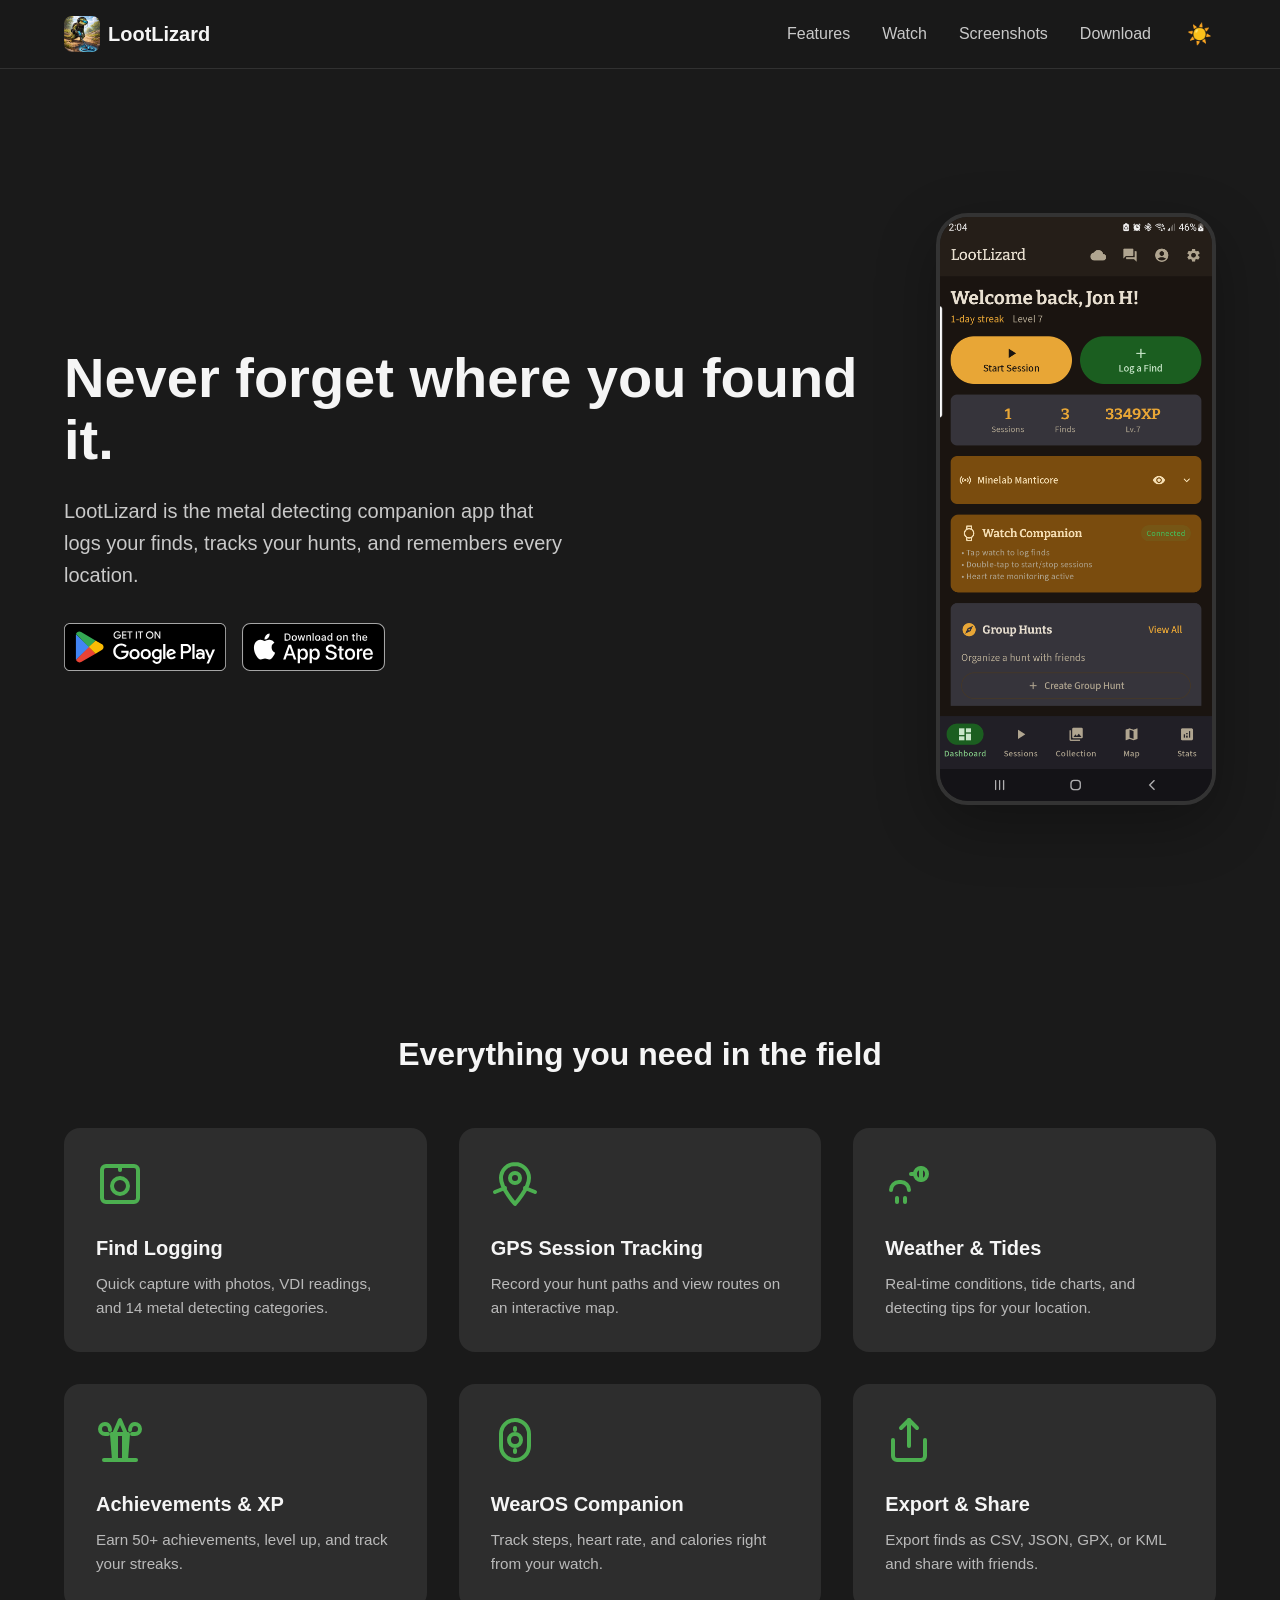
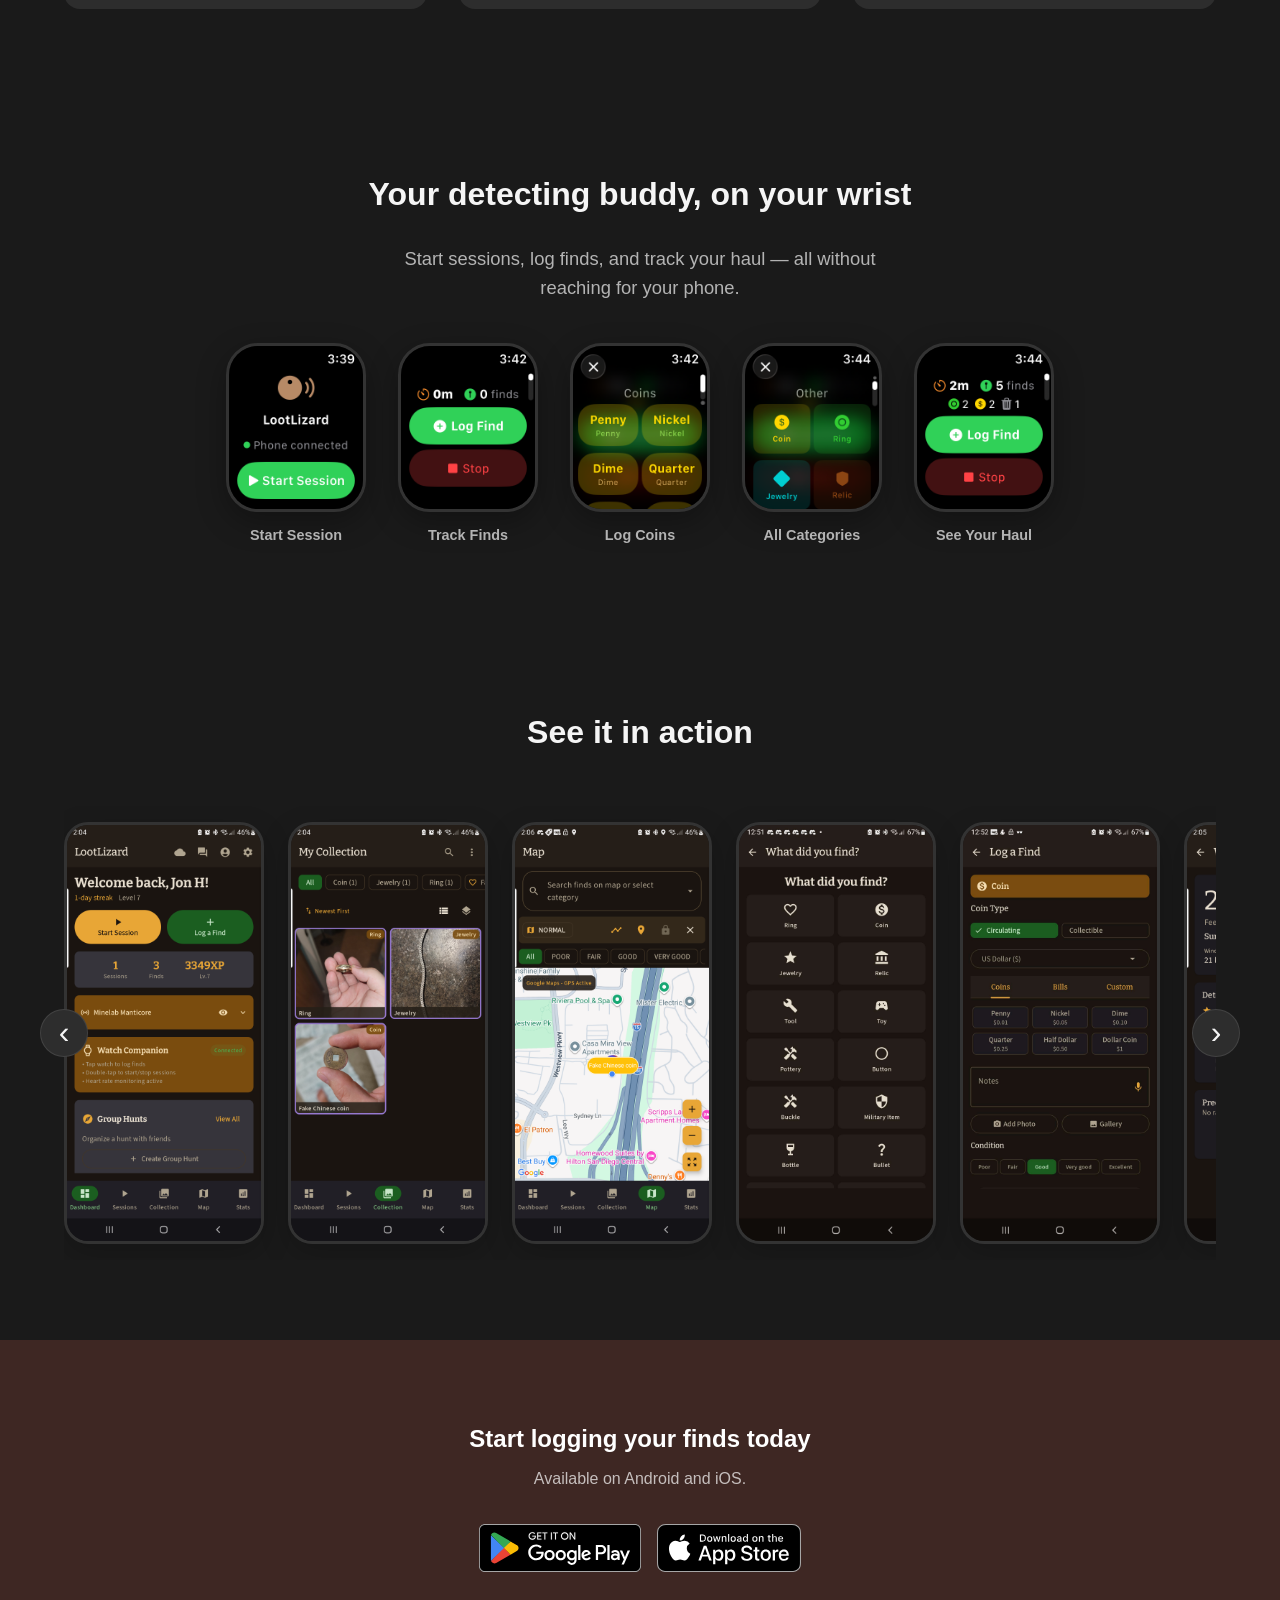
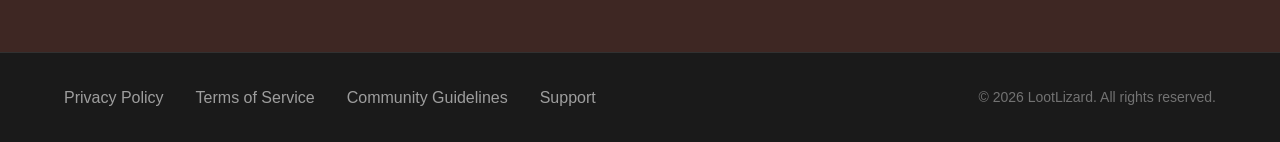
<file: index.html>
<!DOCTYPE html>
<html lang="en" data-theme="dark">
<head>
  <meta charset="UTF-8">
  <meta name="viewport" content="width=device-width, initial-scale=1.0">
  <title>LootLizard — Never Forget Where You Found It</title>
  <meta name="description" content="LootLizard is the metal detecting companion app that logs your finds, tracks your hunts with GPS, and remembers every location. Available on Android.">
  <link rel="icon" type="image/png" href="images/icon.png">
  <meta name="theme-color" content="#3E2723">
  <meta property="og:title" content="LootLizard — Never Forget Where You Found It">
  <meta property="og:description" content="The metal detecting companion app that logs your finds, tracks your hunts, and remembers every location.">
  <meta property="og:type" content="website">
  <meta property="og:image" content="images/screenshot-dashboard.png">
  <meta name="twitter:card" content="summary_large_image">
  <meta name="twitter:title" content="LootLizard — Never Forget Where You Found It">
  <meta name="twitter:description" content="The metal detecting companion app that logs your finds, tracks your hunts, and remembers every location.">
  <meta name="twitter:image" content="images/screenshot-dashboard.png">
  <link rel="stylesheet" href="css/style.css">
</head>
<body>
  <nav class="nav">
    <div class="container nav-inner">
      <a href="/" class="nav-logo">
        <img src="images/icon.png" alt="LootLizard" width="36" height="36" style="border-radius: 8px;">
        <span>LootLizard</span>
      </a>
      <div class="nav-links">
        <a href="#features">Features</a>
        <a href="#watch">Watch</a>
        <a href="#screenshots">Screenshots</a>
        <a href="#download">Download</a>
        <button id="theme-toggle" onclick="toggleTheme()" aria-label="Toggle theme"></button>
      </div>
    </div>
  </nav>

  <section id="hero" class="section">
    <div class="container hero-content">
      <div class="hero-text">
        <h1>Never forget where you found it.</h1>
        <p class="hero-subtitle">LootLizard is the metal detecting companion app that logs your finds, tracks your hunts, and remembers every location.</p>
        <div class="store-buttons">
          <a href="#" class="store-badge-img">
            <img src="images/google-play-badge.svg" alt="Get it on Google Play" height="48">
          </a>
          <a href="#" class="store-badge-img">
            <img src="images/app-store-badge.svg" alt="Download on the App Store" height="48">
          </a>
        </div>
      </div>
      <div class="hero-phone">
        <div class="phone-frame">
          <img src="images/screenshot-dashboard.png" alt="LootLizard Dashboard" loading="lazy">
        </div>
      </div>
    </div>
  </section>

  <section id="features" class="section">
    <div class="container">
      <h2 class="section-title">Everything you need in the field</h2>
      <div class="features-grid">
        <div class="feature-card">
          <svg viewBox="0 0 24 24" fill="none" stroke="currentColor" stroke-width="2" stroke-linecap="round" stroke-linejoin="round"><rect x="3" y="3" width="18" height="18" rx="2"/><circle cx="12" cy="13" r="4"/><path d="M12 3v2"/></svg>
          <h3>Find Logging</h3>
          <p>Quick capture with photos, VDI readings, and 14 metal detecting categories.</p>
        </div>
        <div class="feature-card">
          <svg viewBox="0 0 24 24" fill="none" stroke="currentColor" stroke-width="2" stroke-linecap="round" stroke-linejoin="round"><path d="M12 2C8.13 2 5 5.13 5 9c0 5.25 7 13 7 13s7-7.75 7-13c0-3.87-3.13-7-7-7z"/><circle cx="12" cy="9" r="2.5"/><path d="M2 16l5-2"/><path d="M22 16l-5-2"/></svg>
          <h3>GPS Session Tracking</h3>
          <p>Record your hunt paths and view routes on an interactive map.</p>
        </div>
        <div class="feature-card">
          <svg viewBox="0 0 24 24" fill="none" stroke="currentColor" stroke-width="2" stroke-linecap="round" stroke-linejoin="round"><path d="M3 15a4 4 0 0 1 4-4h1a4 4 0 0 1 4 4"/><circle cx="18" cy="7" r="3"/><path d="M15 7h-2"/><path d="M18 4v6"/><path d="M6 19v2"/><path d="M10 19v2"/></svg>
          <h3>Weather & Tides</h3>
          <p>Real-time conditions, tide charts, and detecting tips for your location.</p>
        </div>
        <div class="feature-card">
          <svg viewBox="0 0 24 24" fill="none" stroke="currentColor" stroke-width="2" stroke-linecap="round" stroke-linejoin="round"><path d="M6 9H4.5a2.5 2.5 0 0 1 0-5C7 4 7 7 7 7"/><path d="M18 9h1.5a2.5 2.5 0 0 0 0-5C17 4 17 7 17 7"/><path d="M4 22h16"/><path d="M10 22V10"/><path d="M14 22V10"/><path d="M8 9h8l-1 13"/><path d="M8 9l1 13"/><polygon points="12 2 9 9 15 9 12 2"/></svg>
          <h3>Achievements & XP</h3>
          <p>Earn 50+ achievements, level up, and track your streaks.</p>
        </div>
        <div class="feature-card">
          <svg viewBox="0 0 24 24" fill="none" stroke="currentColor" stroke-width="2" stroke-linecap="round" stroke-linejoin="round"><rect x="5" y="2" width="14" height="20" rx="7"/><circle cx="12" cy="12" r="3"/><path d="M12 6v1"/><path d="M12 17v1"/></svg>
          <h3>WearOS Companion</h3>
          <p>Track steps, heart rate, and calories right from your watch.</p>
        </div>
        <div class="feature-card">
          <svg viewBox="0 0 24 24" fill="none" stroke="currentColor" stroke-width="2" stroke-linecap="round" stroke-linejoin="round"><path d="M4 12v8a2 2 0 0 0 2 2h12a2 2 0 0 0 2-2v-8"/><polyline points="16 6 12 2 8 6"/><line x1="12" y1="2" x2="12" y2="15"/></svg>
          <h3>Export & Share</h3>
          <p>Export finds as CSV, JSON, GPX, or KML and share with friends.</p>
        </div>
      </div>
    </div>
  </section>

  <section id="watch" class="section">
    <div class="container">
      <h2 class="section-title">Your detecting buddy, on your wrist</h2>
      <p class="watch-subtitle">Start sessions, log finds, and track your haul — all without reaching for your phone.</p>
      <div class="watch-grid">
        <div class="watch-frame"><img src="images/screenshot-watch.png" alt="Watch - Start Session" loading="lazy"><span class="watch-label">Start Session</span></div>
        <div class="watch-frame"><img src="images/screenshot-watch-session.png" alt="Watch - Active Session" loading="lazy"><span class="watch-label">Track Finds</span></div>
        <div class="watch-frame"><img src="images/screenshot-watch-logfind.png" alt="Watch - Log Coins" loading="lazy"><span class="watch-label">Log Coins</span></div>
        <div class="watch-frame"><img src="images/screenshot-watch-next.png" alt="Watch - Categories" loading="lazy"><span class="watch-label">All Categories</span></div>
        <div class="watch-frame"><img src="images/screenshot-watch-finds.png" alt="Watch - Session Summary" loading="lazy"><span class="watch-label">See Your Haul</span></div>
      </div>
    </div>
  </section>

  <section id="screenshots" class="section">
    <div class="container">
      <h2 class="section-title">See it in action</h2>
      <div class="carousel">
        <button class="carousel-btn carousel-prev" onclick="scrollCarousel(-1)" aria-label="Previous">&#8249;</button>
        <div class="carousel-track">
          <div class="carousel-item"><div class="phone-frame-sm"><img src="images/screenshot-dashboard.png" alt="Dashboard" loading="lazy"></div></div>
          <div class="carousel-item"><div class="phone-frame-sm"><img src="images/screenshot-collection.png" alt="Collection" loading="lazy"></div></div>
          <div class="carousel-item"><div class="phone-frame-sm"><img src="images/screenshot-map.png" alt="Map" loading="lazy"></div></div>
          <div class="carousel-item"><div class="phone-frame-sm"><img src="images/log_find1.jpg" alt="Log Find" loading="lazy"></div></div>
          <div class="carousel-item"><div class="phone-frame-sm"><img src="images/log_find_coin.jpg" alt="Coin Find" loading="lazy"></div></div>
          <div class="carousel-item"><div class="phone-frame-sm"><img src="images/screenshot-weather.png" alt="Weather" loading="lazy"></div></div>
          <div class="carousel-item"><div class="phone-frame-sm"><img src="images/tides.jpg" alt="Tides" loading="lazy"></div></div>
        </div>
        <button class="carousel-btn carousel-next" onclick="scrollCarousel(1)" aria-label="Next">&#8250;</button>
      </div>
    </div>
  </section>

  <section id="download" class="section cta-section">
    <div class="container cta-content">
      <h2>Start logging your finds today</h2>
      <p>Available on Android and iOS.</p>
      <div class="store-buttons">
        <a href="#" class="store-badge-img">
          <img src="images/google-play-badge.svg" alt="Get it on Google Play" height="48">
        </a>
        <a href="#" class="store-badge-img">
          <img src="images/app-store-badge.svg" alt="Download on the App Store" height="48">
        </a>
      </div>
    </div>
  </section>

  <footer class="footer">
    <div class="container footer-inner">
      <div class="footer-links">
        <a href="privacy.html">Privacy Policy</a>
        <a href="terms.html">Terms of Service</a>
        <a href="guidelines.html">Community Guidelines</a>
        <a href="support.html">Support</a>
      </div>
      <p class="footer-copy">&copy; 2026 LootLizard. All rights reserved.</p>
    </div>
  </footer>

  <script src="js/main.js"></script>
</body>
</html>
</file>
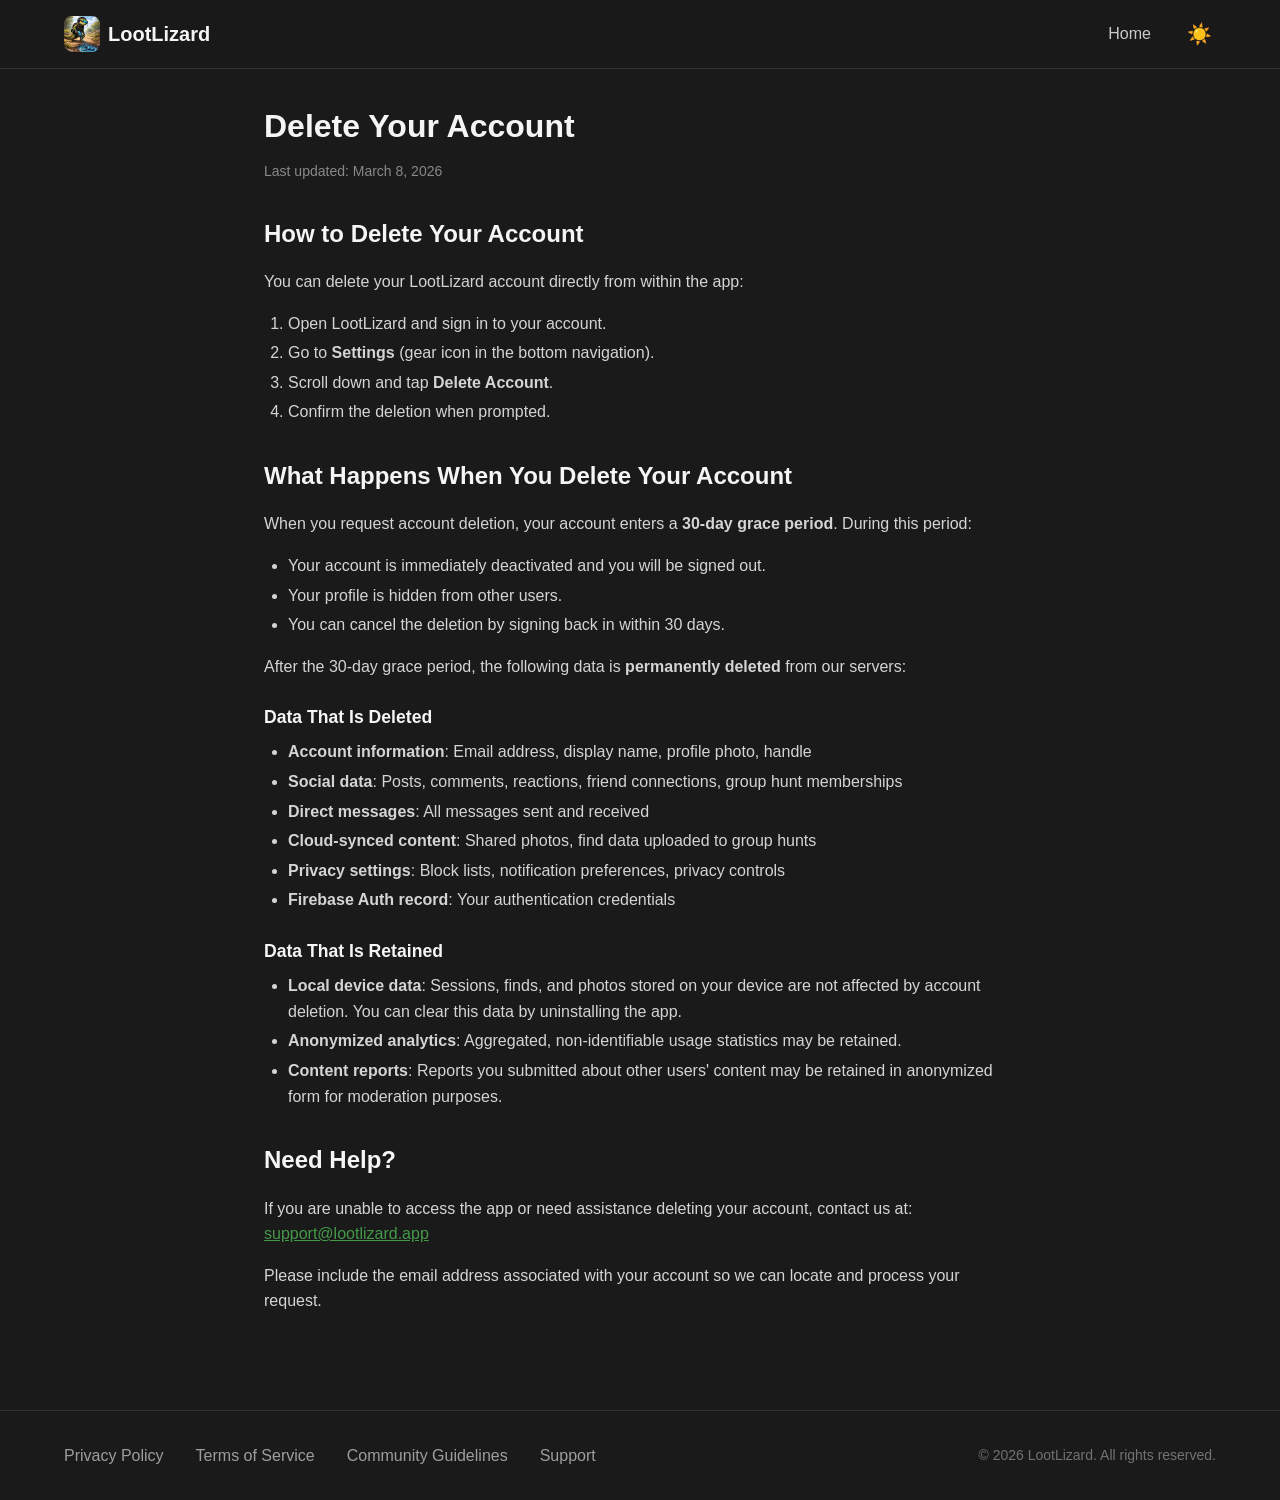
<file: delete-account.html>
<!DOCTYPE html>
<html lang="en" data-theme="dark">
<head>
  <meta charset="UTF-8">
  <meta name="viewport" content="width=device-width, initial-scale=1.0">
  <title>Delete Account — LootLizard</title>
  <meta name="description" content="How to delete your LootLizard account and associated data.">
  <link rel="icon" type="image/png" href="images/icon.png">
  <meta name="theme-color" content="#3E2723">
  <link rel="stylesheet" href="css/style.css">
</head>
<body>
  <nav class="nav">
    <div class="container nav-inner">
      <a href="/" class="nav-logo">
        <img src="images/icon.png" alt="LootLizard" width="36" height="36" style="border-radius: 8px;">
        <span>LootLizard</span>
      </a>
      <div class="nav-links">
        <a href="/">Home</a>
        <button id="theme-toggle" onclick="toggleTheme()" aria-label="Toggle theme"></button>
      </div>
    </div>
  </nav>

  <main class="section legal-page">
    <div class="container legal-content">
      <h1>Delete Your Account</h1>
      <p class="last-updated">Last updated: March 8, 2026</p>

      <h2>How to Delete Your Account</h2>
      <p>You can delete your LootLizard account directly from within the app:</p>
      <ol>
        <li>Open LootLizard and sign in to your account.</li>
        <li>Go to <strong>Settings</strong> (gear icon in the bottom navigation).</li>
        <li>Scroll down and tap <strong>Delete Account</strong>.</li>
        <li>Confirm the deletion when prompted.</li>
      </ol>

      <h2>What Happens When You Delete Your Account</h2>
      <p>When you request account deletion, your account enters a <strong>30-day grace period</strong>. During this period:</p>
      <ul>
        <li>Your account is immediately deactivated and you will be signed out.</li>
        <li>Your profile is hidden from other users.</li>
        <li>You can cancel the deletion by signing back in within 30 days.</li>
      </ul>
      <p>After the 30-day grace period, the following data is <strong>permanently deleted</strong> from our servers:</p>

      <h3>Data That Is Deleted</h3>
      <ul>
        <li><strong>Account information</strong>: Email address, display name, profile photo, handle</li>
        <li><strong>Social data</strong>: Posts, comments, reactions, friend connections, group hunt memberships</li>
        <li><strong>Direct messages</strong>: All messages sent and received</li>
        <li><strong>Cloud-synced content</strong>: Shared photos, find data uploaded to group hunts</li>
        <li><strong>Privacy settings</strong>: Block lists, notification preferences, privacy controls</li>
        <li><strong>Firebase Auth record</strong>: Your authentication credentials</li>
      </ul>

      <h3>Data That Is Retained</h3>
      <ul>
        <li><strong>Local device data</strong>: Sessions, finds, and photos stored on your device are not affected by account deletion. You can clear this data by uninstalling the app.</li>
        <li><strong>Anonymized analytics</strong>: Aggregated, non-identifiable usage statistics may be retained.</li>
        <li><strong>Content reports</strong>: Reports you submitted about other users' content may be retained in anonymized form for moderation purposes.</li>
      </ul>

      <h2>Need Help?</h2>
      <p>If you are unable to access the app or need assistance deleting your account, contact us at:<br>
      <a href="mailto:support@lootlizard.app">support@lootlizard.app</a></p>
      <p>Please include the email address associated with your account so we can locate and process your request.</p>
    </div>
  </main>

  <footer class="footer">
    <div class="container footer-inner">
      <div class="footer-links">
        <a href="privacy.html">Privacy Policy</a>
        <a href="terms.html">Terms of Service</a>
        <a href="guidelines.html">Community Guidelines</a>
        <a href="support.html">Support</a>
      </div>
      <p class="footer-copy">&copy; 2026 LootLizard. All rights reserved.</p>
    </div>
  </footer>

  <script src="js/main.js"></script>
</body>
</html>
</file>
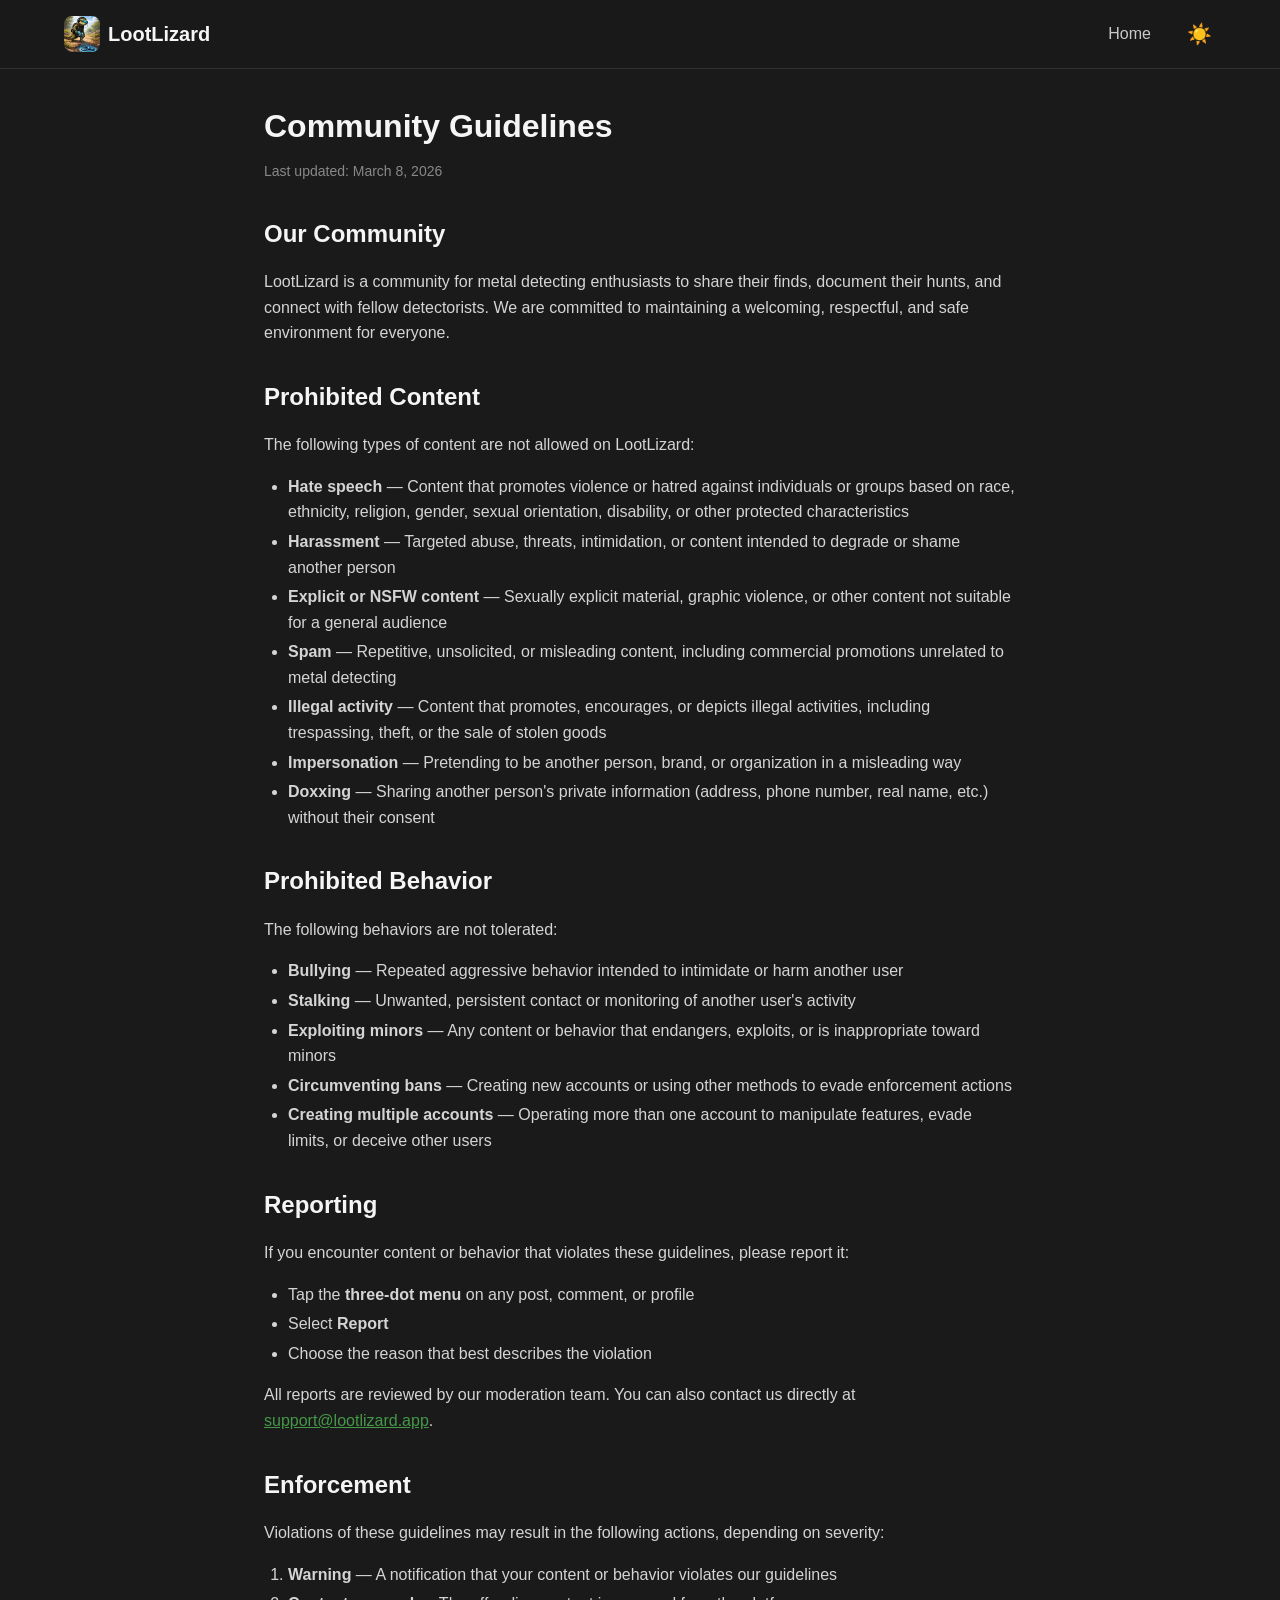
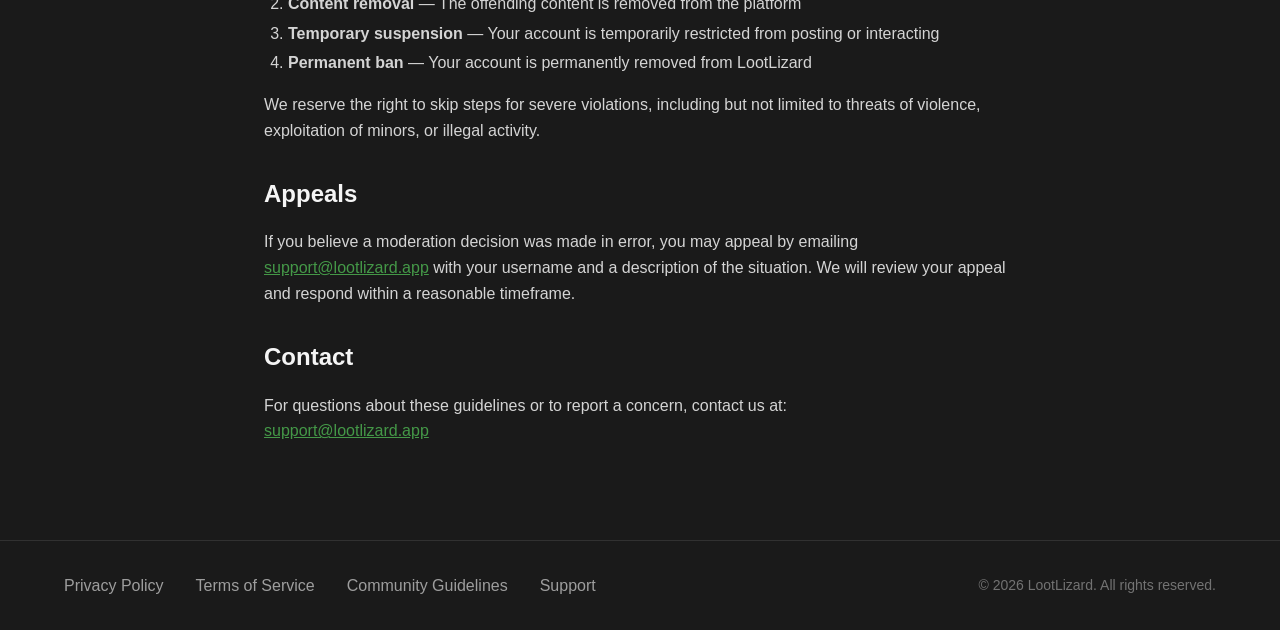
<file: guidelines.html>
<!DOCTYPE html>
<html lang="en" data-theme="dark">
<head>
  <meta charset="UTF-8">
  <meta name="viewport" content="width=device-width, initial-scale=1.0">
  <title>Community Guidelines — LootLizard</title>
  <meta name="description" content="LootLizard Community Guidelines — Standards for respectful and safe participation in the LootLizard community.">
  <link rel="icon" type="image/png" href="images/icon.png">
  <meta name="theme-color" content="#3E2723">
  <link rel="stylesheet" href="css/style.css">
</head>
<body>
  <nav class="nav">
    <div class="container nav-inner">
      <a href="/" class="nav-logo">
        <img src="images/icon.png" alt="LootLizard" width="36" height="36" style="border-radius: 8px;">
        <span>LootLizard</span>
      </a>
      <div class="nav-links">
        <a href="/">Home</a>
        <button id="theme-toggle" onclick="toggleTheme()" aria-label="Toggle theme"></button>
      </div>
    </div>
  </nav>

  <main class="section legal-page">
    <div class="container legal-content">
      <h1>Community Guidelines</h1>
      <p class="last-updated">Last updated: March 8, 2026</p>

      <h2>Our Community</h2>
      <p>LootLizard is a community for metal detecting enthusiasts to share their finds, document their hunts, and connect with fellow detectorists. We are committed to maintaining a welcoming, respectful, and safe environment for everyone.</p>

      <h2>Prohibited Content</h2>
      <p>The following types of content are not allowed on LootLizard:</p>
      <ul>
        <li><strong>Hate speech</strong> — Content that promotes violence or hatred against individuals or groups based on race, ethnicity, religion, gender, sexual orientation, disability, or other protected characteristics</li>
        <li><strong>Harassment</strong> — Targeted abuse, threats, intimidation, or content intended to degrade or shame another person</li>
        <li><strong>Explicit or NSFW content</strong> — Sexually explicit material, graphic violence, or other content not suitable for a general audience</li>
        <li><strong>Spam</strong> — Repetitive, unsolicited, or misleading content, including commercial promotions unrelated to metal detecting</li>
        <li><strong>Illegal activity</strong> — Content that promotes, encourages, or depicts illegal activities, including trespassing, theft, or the sale of stolen goods</li>
        <li><strong>Impersonation</strong> — Pretending to be another person, brand, or organization in a misleading way</li>
        <li><strong>Doxxing</strong> — Sharing another person's private information (address, phone number, real name, etc.) without their consent</li>
      </ul>

      <h2>Prohibited Behavior</h2>
      <p>The following behaviors are not tolerated:</p>
      <ul>
        <li><strong>Bullying</strong> — Repeated aggressive behavior intended to intimidate or harm another user</li>
        <li><strong>Stalking</strong> — Unwanted, persistent contact or monitoring of another user's activity</li>
        <li><strong>Exploiting minors</strong> — Any content or behavior that endangers, exploits, or is inappropriate toward minors</li>
        <li><strong>Circumventing bans</strong> — Creating new accounts or using other methods to evade enforcement actions</li>
        <li><strong>Creating multiple accounts</strong> — Operating more than one account to manipulate features, evade limits, or deceive other users</li>
      </ul>

      <h2>Reporting</h2>
      <p>If you encounter content or behavior that violates these guidelines, please report it:</p>
      <ul>
        <li>Tap the <strong>three-dot menu</strong> on any post, comment, or profile</li>
        <li>Select <strong>Report</strong></li>
        <li>Choose the reason that best describes the violation</li>
      </ul>
      <p>All reports are reviewed by our moderation team. You can also contact us directly at <a href="mailto:support@lootlizard.app">support@lootlizard.app</a>.</p>

      <h2>Enforcement</h2>
      <p>Violations of these guidelines may result in the following actions, depending on severity:</p>
      <ol>
        <li><strong>Warning</strong> — A notification that your content or behavior violates our guidelines</li>
        <li><strong>Content removal</strong> — The offending content is removed from the platform</li>
        <li><strong>Temporary suspension</strong> — Your account is temporarily restricted from posting or interacting</li>
        <li><strong>Permanent ban</strong> — Your account is permanently removed from LootLizard</li>
      </ol>
      <p>We reserve the right to skip steps for severe violations, including but not limited to threats of violence, exploitation of minors, or illegal activity.</p>

      <h2>Appeals</h2>
      <p>If you believe a moderation decision was made in error, you may appeal by emailing <a href="mailto:support@lootlizard.app">support@lootlizard.app</a> with your username and a description of the situation. We will review your appeal and respond within a reasonable timeframe.</p>

      <h2>Contact</h2>
      <p>For questions about these guidelines or to report a concern, contact us at:<br>
      <a href="mailto:support@lootlizard.app">support@lootlizard.app</a></p>
    </div>
  </main>

  <footer class="footer">
    <div class="container footer-inner">
      <div class="footer-links">
        <a href="privacy.html">Privacy Policy</a>
        <a href="terms.html">Terms of Service</a>
        <a href="guidelines.html">Community Guidelines</a>
        <a href="support.html">Support</a>
      </div>
      <p class="footer-copy">&copy; 2026 LootLizard. All rights reserved.</p>
    </div>
  </footer>

  <script src="js/main.js"></script>
</body>
</html>
</file>
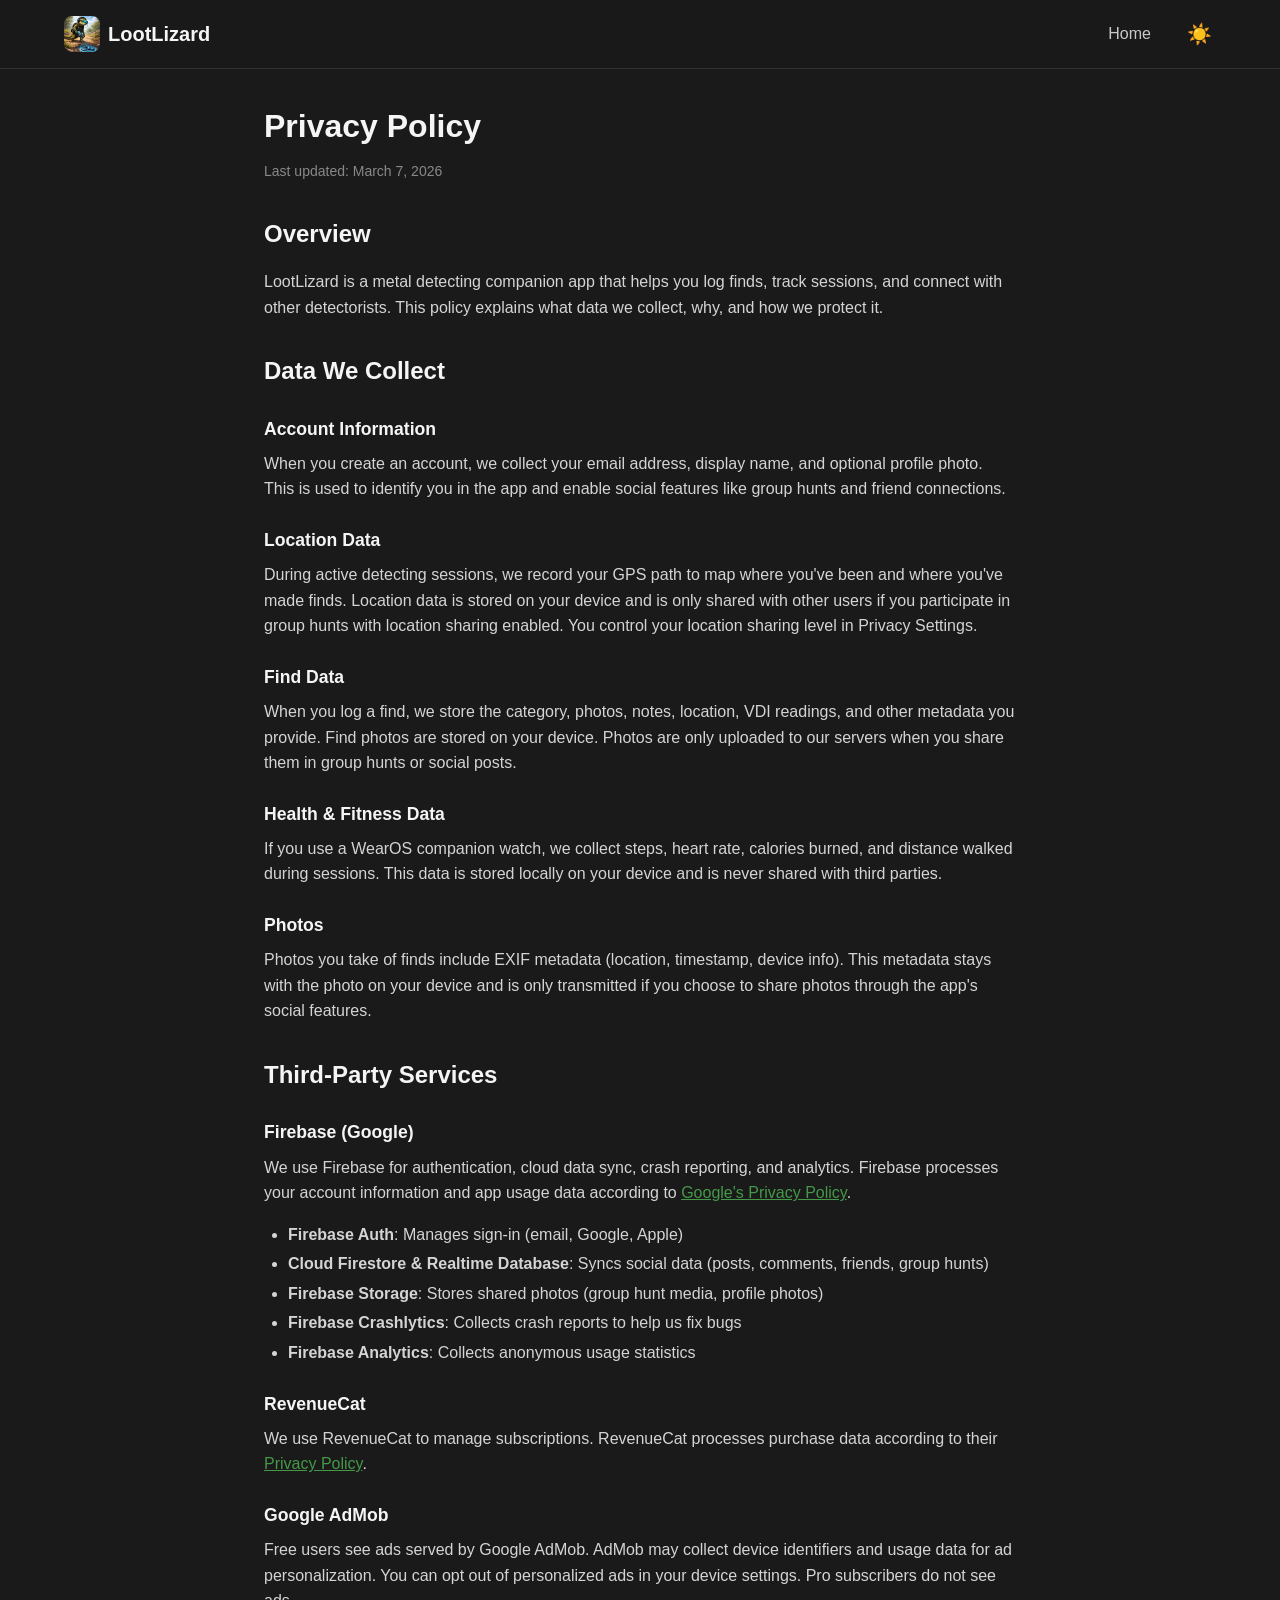
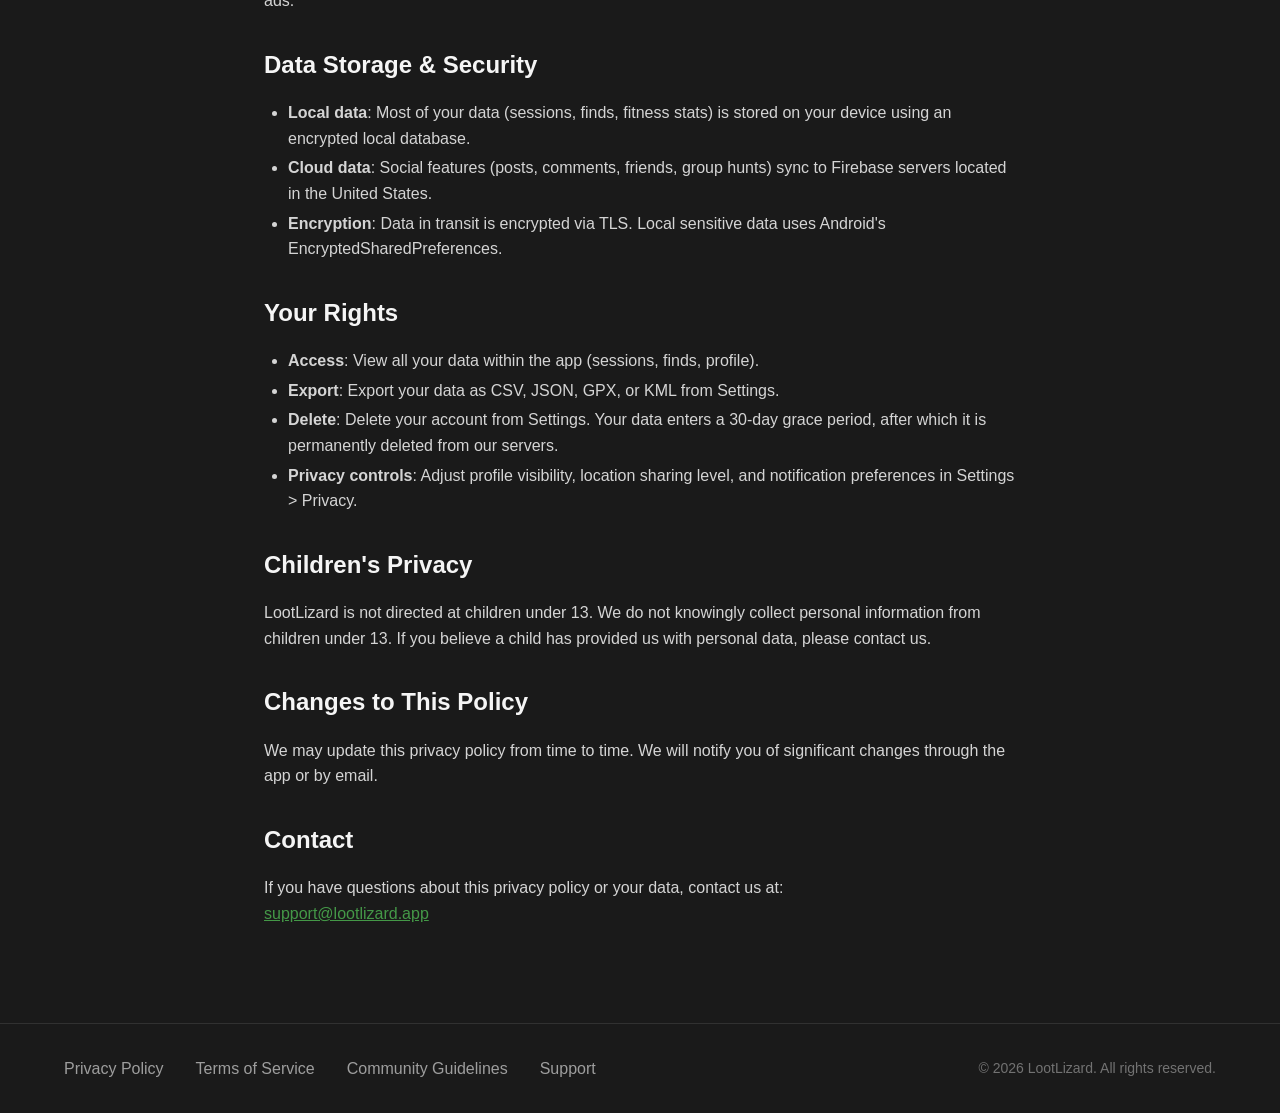
<file: privacy.html>
<!DOCTYPE html>
<html lang="en" data-theme="dark">
<head>
  <meta charset="UTF-8">
  <meta name="viewport" content="width=device-width, initial-scale=1.0">
  <title>Privacy Policy — LootLizard</title>
  <meta name="description" content="Privacy Policy for LootLizard - Metal Detecting companion app.">
  <link rel="icon" type="image/png" href="images/icon.png">
  <meta name="theme-color" content="#3E2723">
  <link rel="stylesheet" href="css/style.css">
</head>
<body>
  <nav class="nav">
    <div class="container nav-inner">
      <a href="/" class="nav-logo">
        <img src="images/icon.png" alt="LootLizard" width="36" height="36" style="border-radius: 8px;">
        <span>LootLizard</span>
      </a>
      <div class="nav-links">
        <a href="/">Home</a>
        <button id="theme-toggle" onclick="toggleTheme()" aria-label="Toggle theme"></button>
      </div>
    </div>
  </nav>

  <main class="section legal-page">
    <div class="container legal-content">
      <h1>Privacy Policy</h1>
      <p class="last-updated">Last updated: March 7, 2026</p>

      <h2>Overview</h2>
      <p>LootLizard is a metal detecting companion app that helps you log finds, track sessions, and connect with other detectorists. This policy explains what data we collect, why, and how we protect it.</p>

      <h2>Data We Collect</h2>

      <h3>Account Information</h3>
      <p>When you create an account, we collect your email address, display name, and optional profile photo. This is used to identify you in the app and enable social features like group hunts and friend connections.</p>

      <h3>Location Data</h3>
      <p>During active detecting sessions, we record your GPS path to map where you've been and where you've made finds. Location data is stored on your device and is only shared with other users if you participate in group hunts with location sharing enabled. You control your location sharing level in Privacy Settings.</p>

      <h3>Find Data</h3>
      <p>When you log a find, we store the category, photos, notes, location, VDI readings, and other metadata you provide. Find photos are stored on your device. Photos are only uploaded to our servers when you share them in group hunts or social posts.</p>

      <h3>Health &amp; Fitness Data</h3>
      <p>If you use a WearOS companion watch, we collect steps, heart rate, calories burned, and distance walked during sessions. This data is stored locally on your device and is never shared with third parties.</p>

      <h3>Photos</h3>
      <p>Photos you take of finds include EXIF metadata (location, timestamp, device info). This metadata stays with the photo on your device and is only transmitted if you choose to share photos through the app's social features.</p>

      <h2>Third-Party Services</h2>

      <h3>Firebase (Google)</h3>
      <p>We use Firebase for authentication, cloud data sync, crash reporting, and analytics. Firebase processes your account information and app usage data according to <a href="https://policies.google.com/privacy">Google's Privacy Policy</a>.</p>
      <ul>
        <li><strong>Firebase Auth</strong>: Manages sign-in (email, Google, Apple)</li>
        <li><strong>Cloud Firestore &amp; Realtime Database</strong>: Syncs social data (posts, comments, friends, group hunts)</li>
        <li><strong>Firebase Storage</strong>: Stores shared photos (group hunt media, profile photos)</li>
        <li><strong>Firebase Crashlytics</strong>: Collects crash reports to help us fix bugs</li>
        <li><strong>Firebase Analytics</strong>: Collects anonymous usage statistics</li>
      </ul>

      <h3>RevenueCat</h3>
      <p>We use RevenueCat to manage subscriptions. RevenueCat processes purchase data according to their <a href="https://www.revenuecat.com/privacy">Privacy Policy</a>.</p>

      <h3>Google AdMob</h3>
      <p>Free users see ads served by Google AdMob. AdMob may collect device identifiers and usage data for ad personalization. You can opt out of personalized ads in your device settings. Pro subscribers do not see ads.</p>

      <h2>Data Storage &amp; Security</h2>
      <ul>
        <li><strong>Local data</strong>: Most of your data (sessions, finds, fitness stats) is stored on your device using an encrypted local database.</li>
        <li><strong>Cloud data</strong>: Social features (posts, comments, friends, group hunts) sync to Firebase servers located in the United States.</li>
        <li><strong>Encryption</strong>: Data in transit is encrypted via TLS. Local sensitive data uses Android's EncryptedSharedPreferences.</li>
      </ul>

      <h2>Your Rights</h2>
      <ul>
        <li><strong>Access</strong>: View all your data within the app (sessions, finds, profile).</li>
        <li><strong>Export</strong>: Export your data as CSV, JSON, GPX, or KML from Settings.</li>
        <li><strong>Delete</strong>: Delete your account from Settings. Your data enters a 30-day grace period, after which it is permanently deleted from our servers.</li>
        <li><strong>Privacy controls</strong>: Adjust profile visibility, location sharing level, and notification preferences in Settings &gt; Privacy.</li>
      </ul>

      <h2>Children's Privacy</h2>
      <p>LootLizard is not directed at children under 13. We do not knowingly collect personal information from children under 13. If you believe a child has provided us with personal data, please contact us.</p>

      <h2>Changes to This Policy</h2>
      <p>We may update this privacy policy from time to time. We will notify you of significant changes through the app or by email.</p>

      <h2>Contact</h2>
      <p>If you have questions about this privacy policy or your data, contact us at:<br>
      <a href="mailto:support@lootlizard.app">support@lootlizard.app</a></p>
    </div>
  </main>

  <footer class="footer">
    <div class="container footer-inner">
      <div class="footer-links">
        <a href="privacy.html">Privacy Policy</a>
        <a href="terms.html">Terms of Service</a>
        <a href="guidelines.html">Community Guidelines</a>
        <a href="support.html">Support</a>
      </div>
      <p class="footer-copy">&copy; 2026 LootLizard. All rights reserved.</p>
    </div>
  </footer>

  <script src="js/main.js"></script>
</body>
</html>
</file>
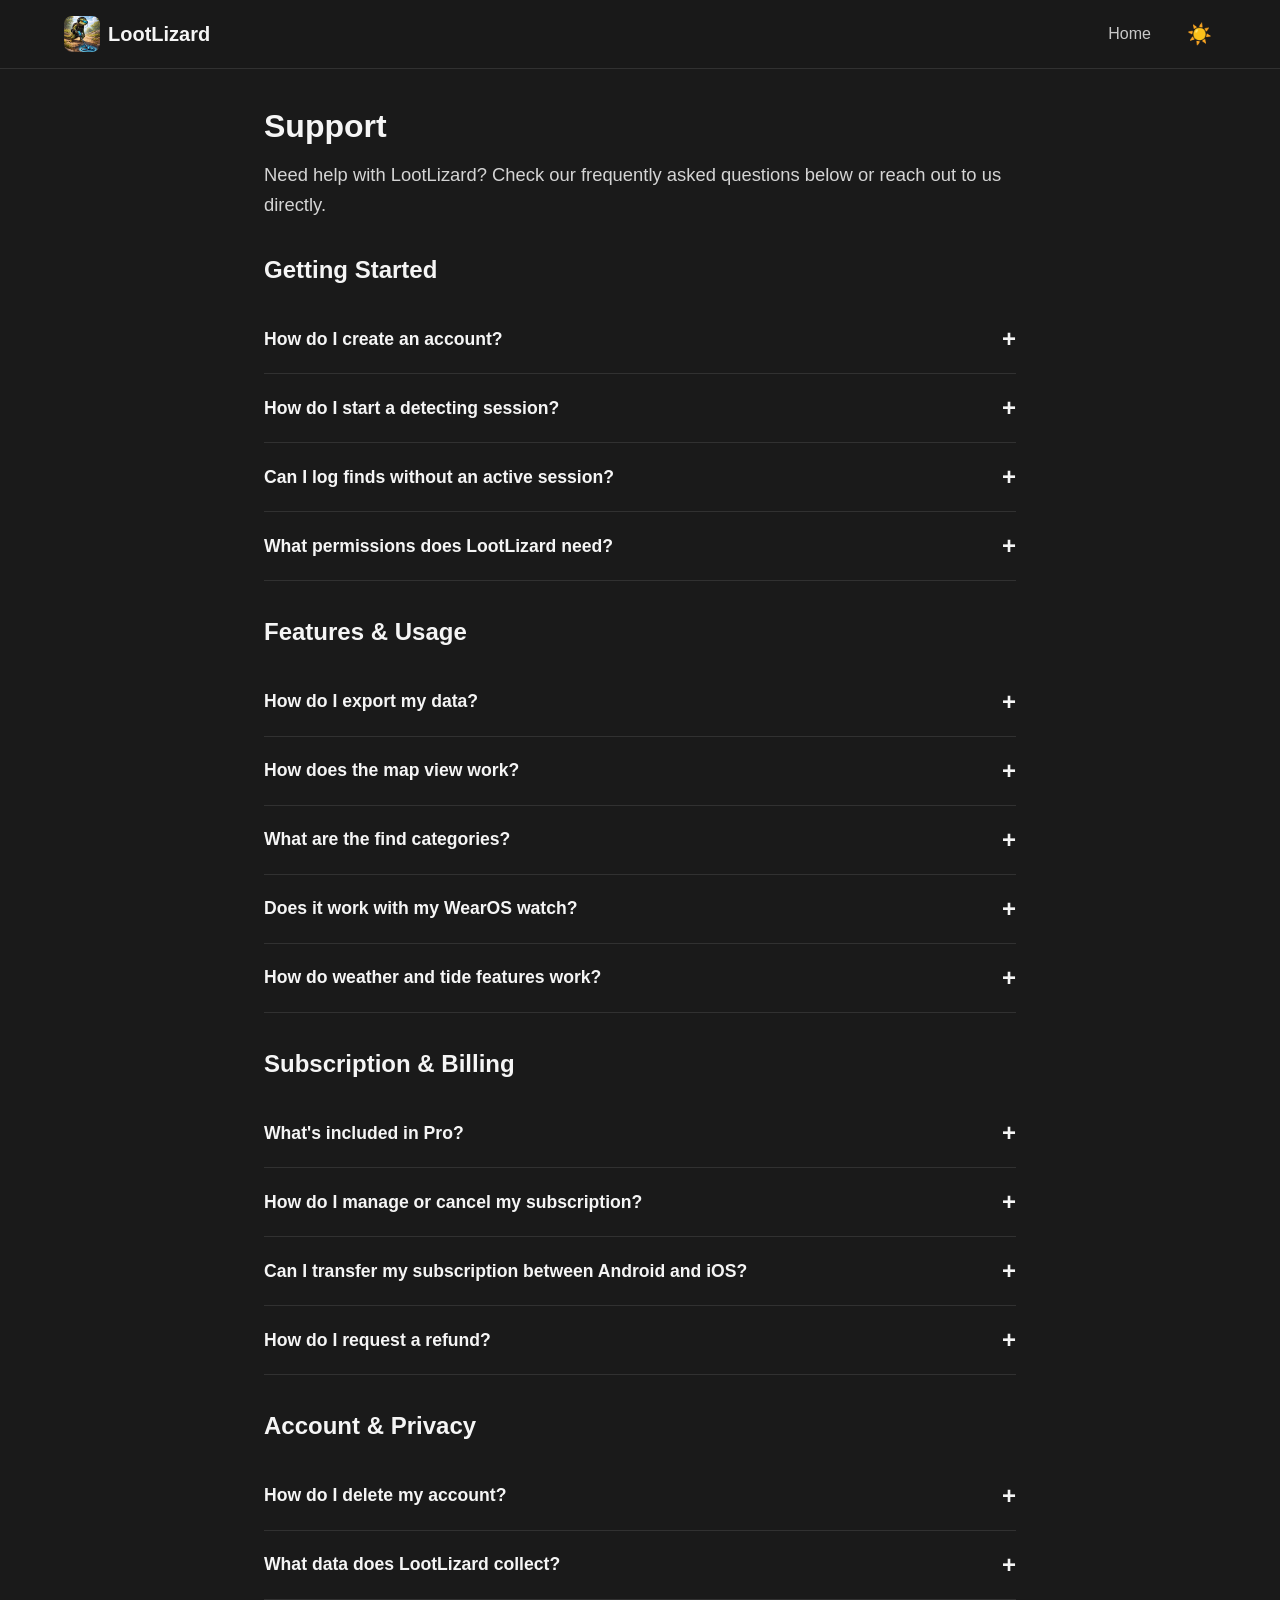
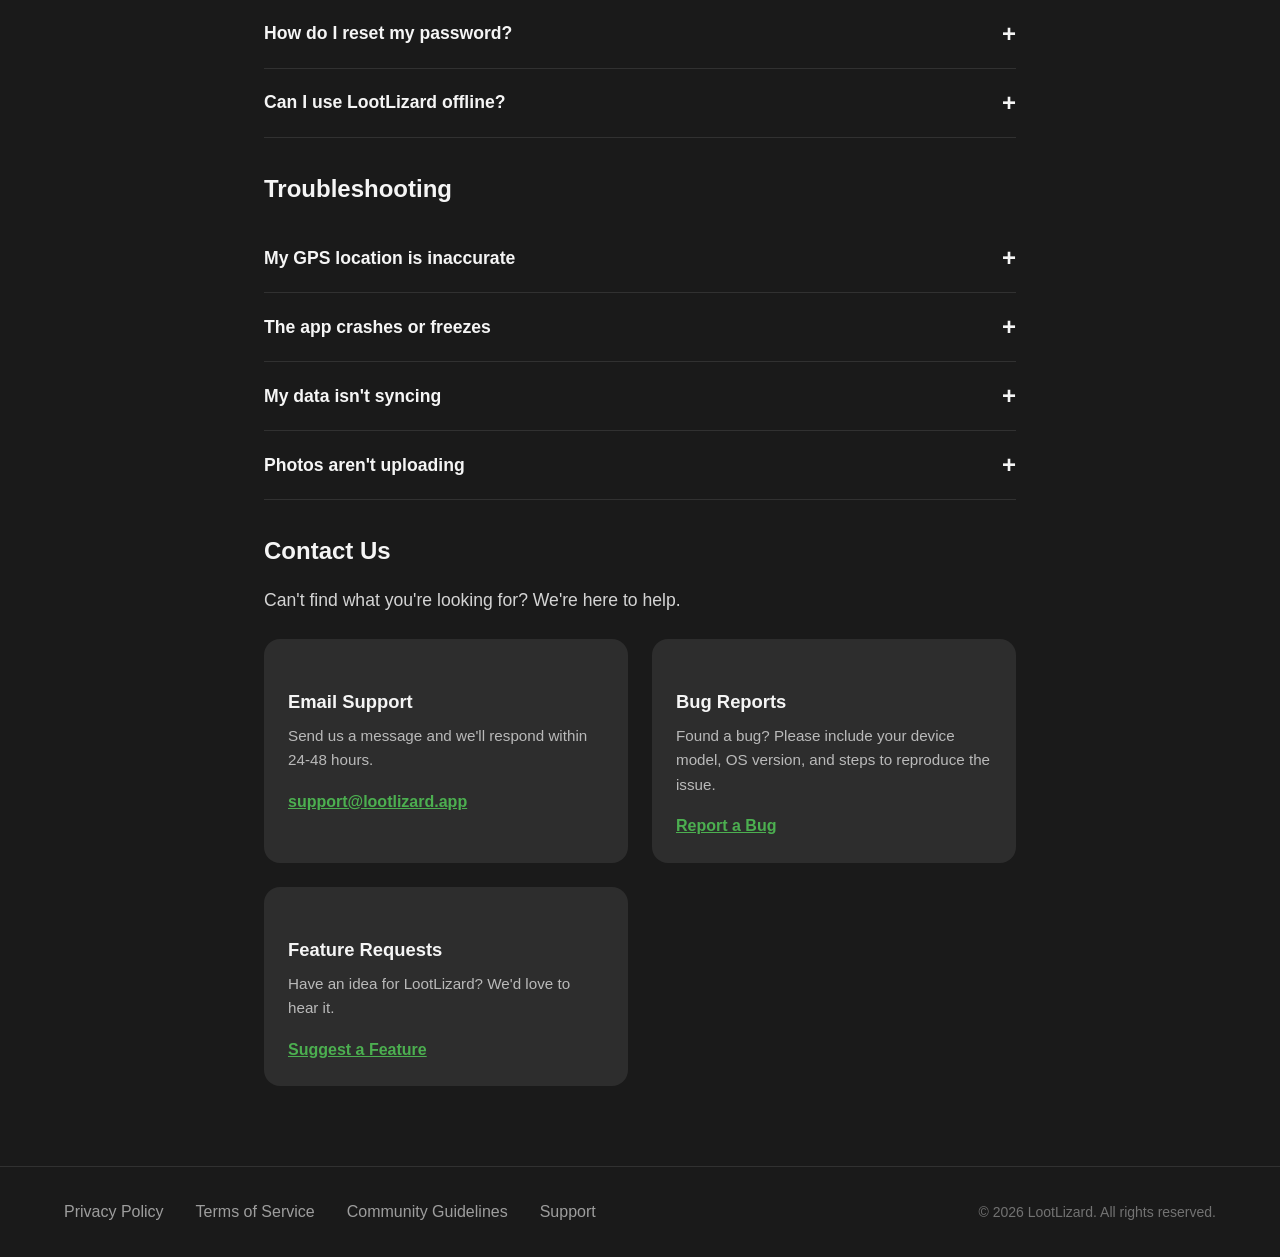
<file: support.html>
<!DOCTYPE html>
<html lang="en" data-theme="dark">
<head>
  <meta charset="UTF-8">
  <meta name="viewport" content="width=device-width, initial-scale=1.0">
  <title>Support — LootLizard</title>
  <meta name="description" content="LootLizard Support — Frequently asked questions, troubleshooting, and contact information.">
  <link rel="icon" type="image/png" href="images/icon.png">
  <meta name="theme-color" content="#3E2723">
  <link rel="stylesheet" href="css/style.css">
</head>
<body>
  <nav class="nav">
    <div class="container nav-inner">
      <a href="/" class="nav-logo">
        <img src="images/icon.png" alt="LootLizard" width="36" height="36" style="border-radius: 8px;">
        <span>LootLizard</span>
      </a>
      <div class="nav-links">
        <a href="/">Home</a>
        <button id="theme-toggle" onclick="toggleTheme()" aria-label="Toggle theme"></button>
      </div>
    </div>
  </nav>

  <main class="section legal-page">
    <div class="container legal-content">
      <h1>Support</h1>
      <p class="support-intro">Need help with LootLizard? Check our frequently asked questions below or reach out to us directly.</p>

      <h2>Getting Started</h2>

      <div class="faq-list">
        <div class="faq-item">
          <button class="faq-question">How do I create an account?</button>
          <div class="faq-answer">
            <p>Open LootLizard and tap "Sign Up" on the welcome screen. You can create an account with your email address or sign in with Google. Once signed in, your finds and sessions will sync across devices.</p>
          </div>
        </div>

        <div class="faq-item">
          <button class="faq-question">How do I start a detecting session?</button>
          <div class="faq-answer">
            <p>Tap the "Start Session" button on the Dashboard. LootLizard will begin recording your GPS path and session time. You can log finds during the session and end it when you're done.</p>
          </div>
        </div>

        <div class="faq-item">
          <button class="faq-question">Can I log finds without an active session?</button>
          <div class="faq-answer">
            <p>Yes! You can log finds anytime from the Dashboard using the "Quick Find" button. The find will be saved with your current location but won't be associated with a session.</p>
          </div>
        </div>

        <div class="faq-item">
          <button class="faq-question">What permissions does LootLizard need?</button>
          <div class="faq-answer">
            <p>LootLizard requests the following permissions:</p>
            <ul>
              <li><strong>Location</strong> — To record GPS coordinates of your finds and track session paths.</li>
              <li><strong>Camera</strong> — To take photos of your finds.</li>
              <li><strong>Storage/Photos</strong> — To save and attach photos from your gallery.</li>
              <li><strong>Notifications</strong> — To alert you about session activity, achievements, and social updates.</li>
            </ul>
            <p>All permissions are optional. You can use LootLizard without granting any of them, though some features will be limited.</p>
          </div>
        </div>
      </div>

      <h2>Features & Usage</h2>

      <div class="faq-list">
        <div class="faq-item">
          <button class="faq-question">How do I export my data?</button>
          <div class="faq-answer">
            <p>Go to Settings &gt; Export Data. You can choose from CSV, JSON, GPX, or KML formats. Use the share button to send exports to other apps or save them to your device.</p>
          </div>
        </div>

        <div class="faq-item">
          <button class="faq-question">How does the map view work?</button>
          <div class="faq-answer">
            <p>The Map tab displays all your logged finds as pins on an interactive map. Tap a pin to see find details. During an active session, your GPS path is drawn in real time. You can switch between map, satellite, and terrain views.</p>
          </div>
        </div>

        <div class="faq-item">
          <button class="faq-question">What are the find categories?</button>
          <div class="faq-answer">
            <p>LootLizard includes 14 metal detecting categories: Coin, Jewelry, Relic, Button, Bullet/Casing, Buckle, Token, Tool, Toy, Natural (gold nuggets, meteorites), Military, Religious, Other, and Junk. Each category has its own icon and analytics.</p>
          </div>
        </div>

        <div class="faq-item">
          <button class="faq-question">Does it work with my WearOS watch?</button>
          <div class="faq-answer">
            <p>LootLizard supports WearOS watches running Wear OS 3.0 or later. The companion app lets you start/stop sessions, log voice notes for finds, and track fitness metrics like steps, heart rate, and calories.</p>
          </div>
        </div>

        <div class="faq-item">
          <button class="faq-question">How do weather and tide features work?</button>
          <div class="faq-answer">
            <p>The Weather tab shows real-time conditions, hourly and daily forecasts, and detecting tips based on current weather. If you're near the coast, the Tides section displays tide charts and predictions to help you plan beach hunts.</p>
          </div>
        </div>
      </div>

      <h2>Subscription & Billing</h2>

      <div class="faq-list">
        <div class="faq-item">
          <button class="faq-question">What's included in Pro?</button>
          <div class="faq-answer">
            <p>Pro removes all ads, increases usage limits (more photo uploads, social posts, and group hunts), and unlocks all premium features. You can subscribe monthly or yearly.</p>
          </div>
        </div>

        <div class="faq-item">
          <button class="faq-question">How do I manage or cancel my subscription?</button>
          <div class="faq-answer">
            <p><strong>On Android:</strong> Open the Google Play Store &gt; tap your profile icon &gt; Payments & subscriptions &gt; Subscriptions &gt; LootLizard &gt; Cancel subscription.</p>
            <p><strong>On iOS:</strong> Open Settings &gt; tap your name &gt; Subscriptions &gt; LootLizard &gt; Cancel Subscription.</p>
            <p>Your Pro features remain active until the end of your current billing period.</p>
          </div>
        </div>

        <div class="faq-item">
          <button class="faq-question">Can I transfer my subscription between Android and iOS?</button>
          <div class="faq-answer">
            <p>Yes. LootLizard uses cross-platform subscription management. Sign in with the same account on both platforms and your Pro status will be recognized automatically. You only need one active subscription.</p>
          </div>
        </div>

        <div class="faq-item">
          <button class="faq-question">How do I request a refund?</button>
          <div class="faq-answer">
            <p>Refunds are processed by the store where you purchased your subscription. For Google Play, visit <a href="https://support.google.com/googleplay/answer/2479637" target="_blank" rel="noopener">Google Play's refund page</a>. For the App Store, visit <a href="https://support.apple.com/en-us/HT204084" target="_blank" rel="noopener">Apple's refund page</a>. If you have trouble, contact us at <a href="mailto:support@lootlizard.app">support@lootlizard.app</a>.</p>
          </div>
        </div>
      </div>

      <h2>Account & Privacy</h2>

      <div class="faq-list">
        <div class="faq-item">
          <button class="faq-question">How do I delete my account?</button>
          <div class="faq-answer">
            <p>Go to Settings &gt; Account &gt; Delete Account. This will permanently remove your cloud data within 30 days. Local data on your device will be removed when you uninstall the app.</p>
          </div>
        </div>

        <div class="faq-item">
          <button class="faq-question">What data does LootLizard collect?</button>
          <div class="faq-answer">
            <p>LootLizard collects the data you provide (finds, photos, session data) plus basic analytics to improve the app. We do not sell your personal data. For full details, see our <a href="privacy.html">Privacy Policy</a>.</p>
          </div>
        </div>

        <div class="faq-item">
          <button class="faq-question">How do I reset my password?</button>
          <div class="faq-answer">
            <p>On the sign-in screen, tap "Forgot Password?" and enter your email address. You'll receive a password reset link within a few minutes. Check your spam folder if you don't see it.</p>
          </div>
        </div>

        <div class="faq-item">
          <button class="faq-question">Can I use LootLizard offline?</button>
          <div class="faq-answer">
            <p>Yes! LootLizard stores all data locally on your device first. You can log finds, run sessions, and view your collection without an internet connection. Data syncs to the cloud automatically when you reconnect.</p>
          </div>
        </div>
      </div>

      <h2>Troubleshooting</h2>

      <div class="faq-list">
        <div class="faq-item">
          <button class="faq-question">My GPS location is inaccurate</button>
          <div class="faq-answer">
            <p>Try the following steps:</p>
            <ul>
              <li>Ensure Location is set to "High accuracy" or "Precise" in your device settings.</li>
              <li>Move to an area with clear sky view — trees and buildings can block GPS signals.</li>
              <li>Wait 30 seconds after opening the app for the GPS to lock on.</li>
              <li>Restart the app if the issue persists.</li>
            </ul>
          </div>
        </div>

        <div class="faq-item">
          <button class="faq-question">The app crashes or freezes</button>
          <div class="faq-answer">
            <p>Try these steps:</p>
            <ul>
              <li>Make sure you're running the latest version of LootLizard from the App Store or Google Play.</li>
              <li>Restart the app by force-closing it and reopening.</li>
              <li>Restart your device.</li>
              <li>If the problem continues, email us at <a href="mailto:support@lootlizard.app">support@lootlizard.app</a> with your device model, OS version, and a description of what happened.</li>
            </ul>
          </div>
        </div>

        <div class="faq-item">
          <button class="faq-question">My data isn't syncing</button>
          <div class="faq-answer">
            <p>Cloud sync requires an active internet connection and a signed-in account. Check that:</p>
            <ul>
              <li>You're connected to Wi-Fi or mobile data.</li>
              <li>You're signed in (Settings &gt; Account).</li>
              <li>Battery saver mode isn't restricting background sync.</li>
            </ul>
            <p>You can force a sync from Settings &gt; Sync Now. If issues persist, contact support.</p>
          </div>
        </div>

        <div class="faq-item">
          <button class="faq-question">Photos aren't uploading</button>
          <div class="faq-answer">
            <p>Photo uploads require an internet connection. Large photos are compressed before upload to save bandwidth. If uploads are stuck:</p>
            <ul>
              <li>Check your internet connection.</li>
              <li>Ensure you haven't exceeded your storage limit (free accounts have limited cloud photo storage).</li>
              <li>Try switching between Wi-Fi and mobile data.</li>
            </ul>
          </div>
        </div>
      </div>

      <h2>Contact Us</h2>
      <div class="contact-section">
        <p>Can't find what you're looking for? We're here to help.</p>
        <div class="contact-methods">
          <div class="contact-card">
            <h3>Email Support</h3>
            <p>Send us a message and we'll respond within 24-48 hours.</p>
            <a href="mailto:support@lootlizard.app" class="contact-link">support@lootlizard.app</a>
          </div>
          <div class="contact-card">
            <h3>Bug Reports</h3>
            <p>Found a bug? Please include your device model, OS version, and steps to reproduce the issue.</p>
            <a href="mailto:support@lootlizard.app?subject=Bug%20Report" class="contact-link">Report a Bug</a>
          </div>
          <div class="contact-card">
            <h3>Feature Requests</h3>
            <p>Have an idea for LootLizard? We'd love to hear it.</p>
            <a href="mailto:support@lootlizard.app?subject=Feature%20Request" class="contact-link">Suggest a Feature</a>
          </div>
        </div>
      </div>

    </div>
  </main>

  <footer class="footer">
    <div class="container footer-inner">
      <div class="footer-links">
        <a href="privacy.html">Privacy Policy</a>
        <a href="terms.html">Terms of Service</a>
        <a href="guidelines.html">Community Guidelines</a>
        <a href="support.html">Support</a>
      </div>
      <p class="footer-copy">&copy; 2026 LootLizard. All rights reserved.</p>
    </div>
  </footer>

  <script src="js/main.js"></script>
</body>
</html>
</file>
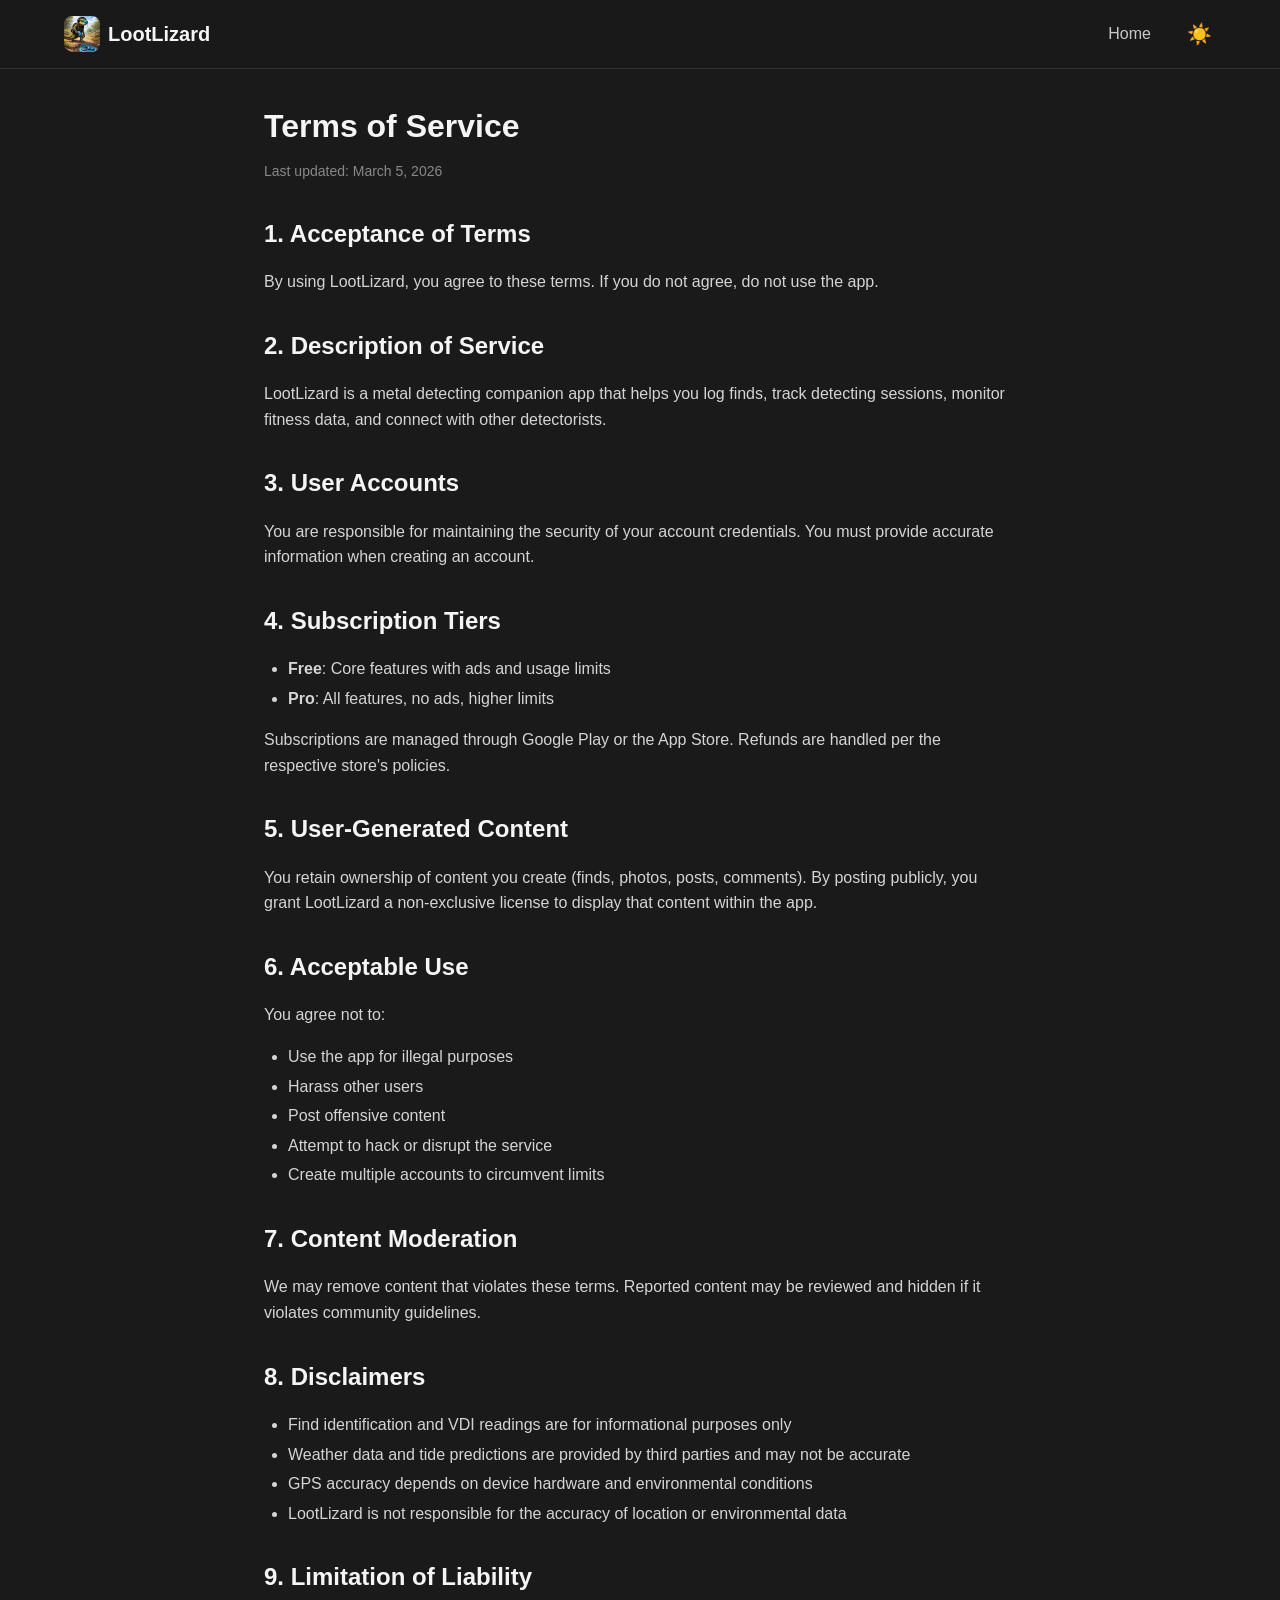
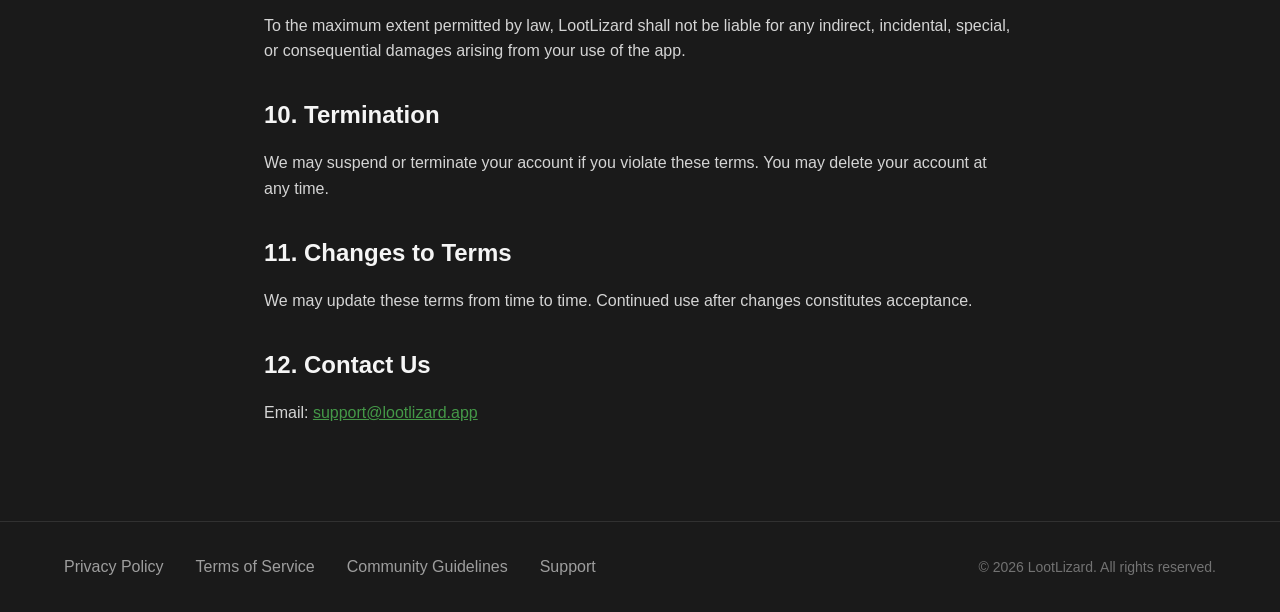
<file: terms.html>
<!DOCTYPE html>
<html lang="en" data-theme="dark">
<head>
  <meta charset="UTF-8">
  <meta name="viewport" content="width=device-width, initial-scale=1.0">
  <title>Terms of Service — LootLizard</title>
  <meta name="description" content="LootLizard Terms of Service — Rules and guidelines for using the LootLizard app.">
  <link rel="icon" type="image/png" href="images/icon.png">
  <meta name="theme-color" content="#3E2723">
  <link rel="stylesheet" href="css/style.css">
</head>
<body>
  <nav class="nav">
    <div class="container nav-inner">
      <a href="/" class="nav-logo">
        <img src="images/icon.png" alt="LootLizard" width="36" height="36" style="border-radius: 8px;">
        <span>LootLizard</span>
      </a>
      <div class="nav-links">
        <a href="/">Home</a>
        <button id="theme-toggle" onclick="toggleTheme()" aria-label="Toggle theme"></button>
      </div>
    </div>
  </nav>

  <main class="section legal-page">
    <div class="container legal-content">
      <h1>Terms of Service</h1>
      <p class="last-updated">Last updated: March 5, 2026</p>

      <h2>1. Acceptance of Terms</h2>
      <p>By using LootLizard, you agree to these terms. If you do not agree, do not use the app.</p>

      <h2>2. Description of Service</h2>
      <p>LootLizard is a metal detecting companion app that helps you log finds, track detecting sessions, monitor fitness data, and connect with other detectorists.</p>

      <h2>3. User Accounts</h2>
      <p>You are responsible for maintaining the security of your account credentials. You must provide accurate information when creating an account.</p>

      <h2>4. Subscription Tiers</h2>
      <ul>
        <li><strong>Free</strong>: Core features with ads and usage limits</li>
        <li><strong>Pro</strong>: All features, no ads, higher limits</li>
      </ul>
      <p>Subscriptions are managed through Google Play or the App Store. Refunds are handled per the respective store's policies.</p>

      <h2>5. User-Generated Content</h2>
      <p>You retain ownership of content you create (finds, photos, posts, comments). By posting publicly, you grant LootLizard a non-exclusive license to display that content within the app.</p>

      <h2>6. Acceptable Use</h2>
      <p>You agree not to:</p>
      <ul>
        <li>Use the app for illegal purposes</li>
        <li>Harass other users</li>
        <li>Post offensive content</li>
        <li>Attempt to hack or disrupt the service</li>
        <li>Create multiple accounts to circumvent limits</li>
      </ul>

      <h2>7. Content Moderation</h2>
      <p>We may remove content that violates these terms. Reported content may be reviewed and hidden if it violates community guidelines.</p>

      <h2>8. Disclaimers</h2>
      <ul>
        <li>Find identification and VDI readings are for informational purposes only</li>
        <li>Weather data and tide predictions are provided by third parties and may not be accurate</li>
        <li>GPS accuracy depends on device hardware and environmental conditions</li>
        <li>LootLizard is not responsible for the accuracy of location or environmental data</li>
      </ul>

      <h2>9. Limitation of Liability</h2>
      <p>To the maximum extent permitted by law, LootLizard shall not be liable for any indirect, incidental, special, or consequential damages arising from your use of the app.</p>

      <h2>10. Termination</h2>
      <p>We may suspend or terminate your account if you violate these terms. You may delete your account at any time.</p>

      <h2>11. Changes to Terms</h2>
      <p>We may update these terms from time to time. Continued use after changes constitutes acceptance.</p>

      <h2>12. Contact Us</h2>
      <p>Email: <a href="mailto:support@lootlizard.app">support@lootlizard.app</a></p>
    </div>
  </main>

  <footer class="footer">
    <div class="container footer-inner">
      <div class="footer-links">
        <a href="privacy.html">Privacy Policy</a>
        <a href="terms.html">Terms of Service</a>
        <a href="guidelines.html">Community Guidelines</a>
        <a href="support.html">Support</a>
      </div>
      <p class="footer-copy">&copy; 2026 LootLizard. All rights reserved.</p>
    </div>
  </footer>

  <script src="js/main.js"></script>
</body>
</html>
</file>
<file: css/style.css>
/* ===== CSS Custom Properties (Dark Theme Default) ===== */
:root {
  --bg: #1a1a1a;
  --surface: #2d2d2d;
  --text: #f5f5f5;
  --accent-brown: #3E2723;
  --accent-green: #4CAF50;
  --accent-green-light: #66BB6A;
}

/* ===== Light Theme ===== */
[data-theme="light"] {
  --bg: #fafafa;
  --surface: #ffffff;
  --text: #1a1a1a;
}

/* ===== CSS Reset ===== */
*,
*::before,
*::after {
  box-sizing: border-box;
  margin: 0;
  padding: 0;
}

/* ===== Base Styles ===== */
html {
  scroll-behavior: smooth;
}

body {
  background-color: var(--bg);
  color: var(--text);
  font-family: -apple-system, BlinkMacSystemFont, 'Segoe UI', Roboto, sans-serif;
  line-height: 1.6;
}

/* ===== Layout ===== */
.container {
  max-width: 1200px;
  margin: 0 auto;
  padding: 0 1.5rem;
}

.section {
  padding: 5rem 0;
}

/* ===== Typography ===== */
h1, h2, h3, h4, h5, h6 {
  font-weight: 700;
}

a {
  color: var(--accent-green);
}

/* ===== Theme Transition ===== */
body,
.nav,
.card {
  transition: background-color 0.3s, color 0.3s;
}

/* ===== Navigation ===== */
.nav {
  position: sticky;
  top: 0;
  z-index: 100;
  background: rgba(26, 26, 26, 0.85);
  backdrop-filter: blur(10px);
  -webkit-backdrop-filter: blur(10px);
  border-bottom: 1px solid rgba(255, 255, 255, 0.1);
  padding: 1rem 0;
}

[data-theme="light"] .nav {
  background: rgba(250, 250, 250, 0.85);
  border-bottom-color: rgba(0, 0, 0, 0.1);
}

.nav-inner {
  display: flex;
  justify-content: space-between;
  align-items: center;
}

.nav-logo {
  display: flex;
  align-items: center;
  gap: 0.5rem;
  text-decoration: none;
  color: var(--text);
  font-weight: 700;
  font-size: 1.25rem;
}

.nav-links {
  display: flex;
  align-items: center;
  gap: 2rem;
}

.nav-links a {
  text-decoration: none;
  color: var(--text);
  opacity: 0.8;
  transition: opacity 0.2s;
}

.nav-links a:hover {
  opacity: 1;
}

#theme-toggle {
  background: none;
  border: none;
  cursor: pointer;
  font-size: 1.25rem;
  padding: 0.25rem;
}

/* ===== Hero Section ===== */
.hero-content {
  display: flex;
  align-items: center;
  gap: 4rem;
  min-height: 80vh;
}

.hero-text {
  flex: 1;
}

.hero-text h1 {
  font-size: clamp(2rem, 5vw, 3.5rem);
  line-height: 1.1;
  margin-bottom: 1.5rem;
}

.hero-subtitle {
  font-size: 1.25rem;
  opacity: 0.8;
  margin-bottom: 2rem;
  max-width: 500px;
}

.hero-phone {
  flex: 0 0 auto;
}

/* ===== Phone Frame ===== */
.phone-frame {
  width: 280px;
  border-radius: 2rem;
  overflow: hidden;
  box-shadow: 0 20px 60px rgba(0, 0, 0, 0.3);
  border: 4px solid #333;
}

.phone-frame img {
  width: 100%;
  display: block;
}

/* ===== Store Badges ===== */
.store-buttons {
  display: flex;
  gap: 1rem;
  flex-wrap: wrap;
}

.store-badge {
  display: flex;
  flex-direction: column;
  align-items: flex-start;
  padding: 0.75rem 1.5rem;
  border-radius: 0.5rem;
  background: var(--accent-brown);
  color: white;
  text-decoration: none;
  transition: transform 0.2s;
}

.store-badge:hover {
  transform: translateY(-2px);
}

.store-badge span {
  font-size: 0.7rem;
  opacity: 0.8;
}

.store-badge strong {
  font-size: 1.1rem;
}

.store-badge-img {
  display: inline-flex;
  align-items: center;
  height: 48px;
  transition: transform 0.2s;
}

.store-badge-img:hover {
  transform: translateY(-2px);
}

.store-badge-img img {
  display: block;
  height: 48px;
  width: auto;
}

/* ===== Section Title ===== */
.section-title {
  text-align: center;
  margin-bottom: 3rem;
  font-size: 2rem;
}

/* ===== Features Grid ===== */
.features-grid {
  display: grid;
  grid-template-columns: repeat(auto-fit, minmax(300px, 1fr));
  gap: 2rem;
}

.feature-card {
  background: var(--surface);
  border-radius: 1rem;
  padding: 2rem;
  transition: transform 0.2s, box-shadow 0.2s;
}

.feature-card:hover {
  transform: translateY(-4px);
  box-shadow: 0 10px 30px rgba(0, 0, 0, 0.2);
}

.feature-card svg {
  width: 48px;
  height: 48px;
  color: var(--accent-green);
  margin-bottom: 1rem;
}

.feature-card h3 {
  margin-bottom: 0.5rem;
  font-size: 1.25rem;
}

.feature-card p {
  opacity: 0.7;
  font-size: 0.95rem;
}

/* ===== Watch Section ===== */
.watch-subtitle {
  text-align: center;
  opacity: 0.7;
  font-size: 1.15rem;
  max-width: 500px;
  margin: -1.5rem auto 2.5rem;
}

.watch-grid {
  display: flex;
  justify-content: center;
  gap: 2rem;
  flex-wrap: wrap;
}

.watch-frame {
  text-align: center;
}

.watch-frame img {
  width: 140px;
  border-radius: 2rem;
  box-shadow: 0 10px 30px rgba(0, 0, 0, 0.3);
  border: 3px solid #333;
  display: block;
}

.watch-label {
  display: block;
  margin-top: 0.75rem;
  font-size: 0.9rem;
  font-weight: 600;
  opacity: 0.7;
}

/* ===== Screenshots Carousel ===== */
.carousel {
  position: relative;
  display: flex;
  align-items: center;
}

.carousel-track {
  display: flex;
  gap: 1.5rem;
  overflow-x: auto;
  scroll-snap-type: x mandatory;
  scrollbar-width: none;
  padding: 1rem 0;
}

.carousel-track::-webkit-scrollbar {
  display: none;
}

.carousel-item {
  scroll-snap-align: center;
  flex: 0 0 auto;
}

.phone-frame-sm {
  width: 200px;
  border-radius: 1.5rem;
  overflow: hidden;
  box-shadow: 0 10px 30px rgba(0, 0, 0, 0.2);
  border: 3px solid #333;
}

.phone-frame-sm img {
  width: 100%;
  display: block;
}

.carousel-btn {
  position: absolute;
  z-index: 10;
  background: var(--surface);
  border: 1px solid rgba(255, 255, 255, 0.1);
  color: var(--text);
  font-size: 2rem;
  width: 48px;
  height: 48px;
  border-radius: 50%;
  cursor: pointer;
  display: flex;
  align-items: center;
  justify-content: center;
  transition: all 0.2s;
}

.carousel-btn:hover {
  background: var(--accent-green);
  color: white;
}

.carousel-prev {
  left: -24px;
}

.carousel-next {
  right: -24px;
}

/* ===== Download CTA ===== */
.cta-section {
  background: var(--accent-brown);
  text-align: center;
}

.cta-content h2 {
  color: #fff;
  margin-bottom: 0.5rem;
}

.cta-content p {
  color: rgba(255, 255, 255, 0.7);
  margin-bottom: 2rem;
}

.cta-content .store-buttons {
  justify-content: center;
}

.cta-content .store-badge {
  background: rgba(255, 255, 255, 0.15);
  border: 1px solid rgba(255, 255, 255, 0.3);
}

/* ===== Footer ===== */
.footer {
  padding: 2rem 0;
  border-top: 1px solid rgba(255, 255, 255, 0.1);
}

.footer-inner {
  display: flex;
  justify-content: space-between;
  align-items: center;
  flex-wrap: wrap;
  gap: 1rem;
}

.footer-links {
  display: flex;
  gap: 2rem;
}

.footer-links a {
  color: var(--text);
  opacity: 0.6;
  text-decoration: none;
  transition: opacity 0.2s;
}

.footer-links a:hover {
  opacity: 1;
}

.footer-copy {
  opacity: 0.4;
  font-size: 0.875rem;
}

/* ===== Legal Pages ===== */
.legal-page {
  padding-top: 2rem;
}

.legal-content {
  max-width: 800px;
}

.legal-content h1 {
  font-size: 2rem;
  margin-bottom: 0.5rem;
}

.legal-content .last-updated {
  opacity: 0.5;
  font-size: 0.875rem;
  margin-bottom: 2rem;
}

.legal-content h2 {
  font-size: 1.5rem;
  margin-top: 2rem;
  margin-bottom: 1rem;
}

.legal-content h3 {
  font-size: 1.1rem;
  margin-top: 1.5rem;
  margin-bottom: 0.5rem;
}

.legal-content p,
.legal-content ul,
.legal-content ol {
  margin-bottom: 1rem;
  opacity: 0.85;
}

.legal-content ul,
.legal-content ol {
  padding-left: 1.5rem;
}

.legal-content li {
  margin-bottom: 0.25rem;
}

.legal-content a {
  text-decoration: underline;
}

/* ===== FAQ Accordion ===== */
.faq-item {
  border-bottom: 1px solid rgba(255,255,255,0.1);
}

[data-theme="light"] .faq-item {
  border-bottom-color: rgba(0,0,0,0.1);
}

.faq-question {
  width: 100%;
  background: none;
  border: none;
  color: var(--text);
  font-size: 1.1rem;
  font-weight: 600;
  padding: 1.25rem 0;
  text-align: left;
  cursor: pointer;
  display: flex;
  justify-content: space-between;
  align-items: center;
}

.faq-question::after {
  content: '+';
  font-size: 1.5rem;
  transition: transform 0.2s;
}

.faq-item.open .faq-question::after {
  content: '\2212';
}

.faq-answer {
  max-height: 0;
  overflow: hidden;
  transition: max-height 0.3s ease;
}

.faq-item.open .faq-answer {
  max-height: 500px;
}

.faq-answer p {
  padding-bottom: 1.25rem;
}

.faq-answer ul {
  padding-left: 1.5rem;
  padding-bottom: 1rem;
}

.faq-answer li {
  margin-bottom: 0.35rem;
  opacity: 0.85;
}

/* ===== Support Page Intro ===== */
.support-intro {
  font-size: 1.15rem;
  opacity: 0.8;
  margin-bottom: 2rem;
}

/* ===== Contact Section ===== */
.contact-section {
  margin-top: 1rem;
}

.contact-section > p {
  font-size: 1.1rem;
  margin-bottom: 1.5rem;
}

.contact-methods {
  display: grid;
  grid-template-columns: repeat(auto-fit, minmax(240px, 1fr));
  gap: 1.5rem;
  margin-top: 1rem;
}

.contact-card {
  background: var(--surface);
  border-radius: 1rem;
  padding: 1.5rem;
  transition: transform 0.2s, box-shadow 0.2s;
}

.contact-card:hover {
  transform: translateY(-3px);
  box-shadow: 0 8px 24px rgba(0, 0, 0, 0.2);
}

.contact-card h3 {
  font-size: 1.15rem;
  margin-bottom: 0.5rem;
}

.contact-card p {
  opacity: 0.7;
  font-size: 0.95rem;
  margin-bottom: 1rem;
}

.contact-link {
  display: inline-block;
  color: var(--accent-green);
  font-weight: 600;
  text-decoration: none;
  transition: opacity 0.2s;
}

.contact-link:hover {
  opacity: 0.8;
  text-decoration: underline;
}

/* ===== Responsive ===== */
@media (max-width: 768px) {
  .hero-content {
    flex-direction: column;
    text-align: center;
    gap: 2rem;
  }

  .hero-subtitle {
    margin: 0 auto 2rem;
  }

  .store-buttons {
    justify-content: center;
  }

  .hero-phone {
    order: -1;
  }

  .phone-frame {
    width: 220px;
  }

  .nav-links {
    gap: 1rem;
  }

  .nav-links a {
    display: none;
  }

  .carousel-btn {
    display: none;
  }

  .footer-inner {
    flex-direction: column;
    text-align: center;
  }
}
</file>
